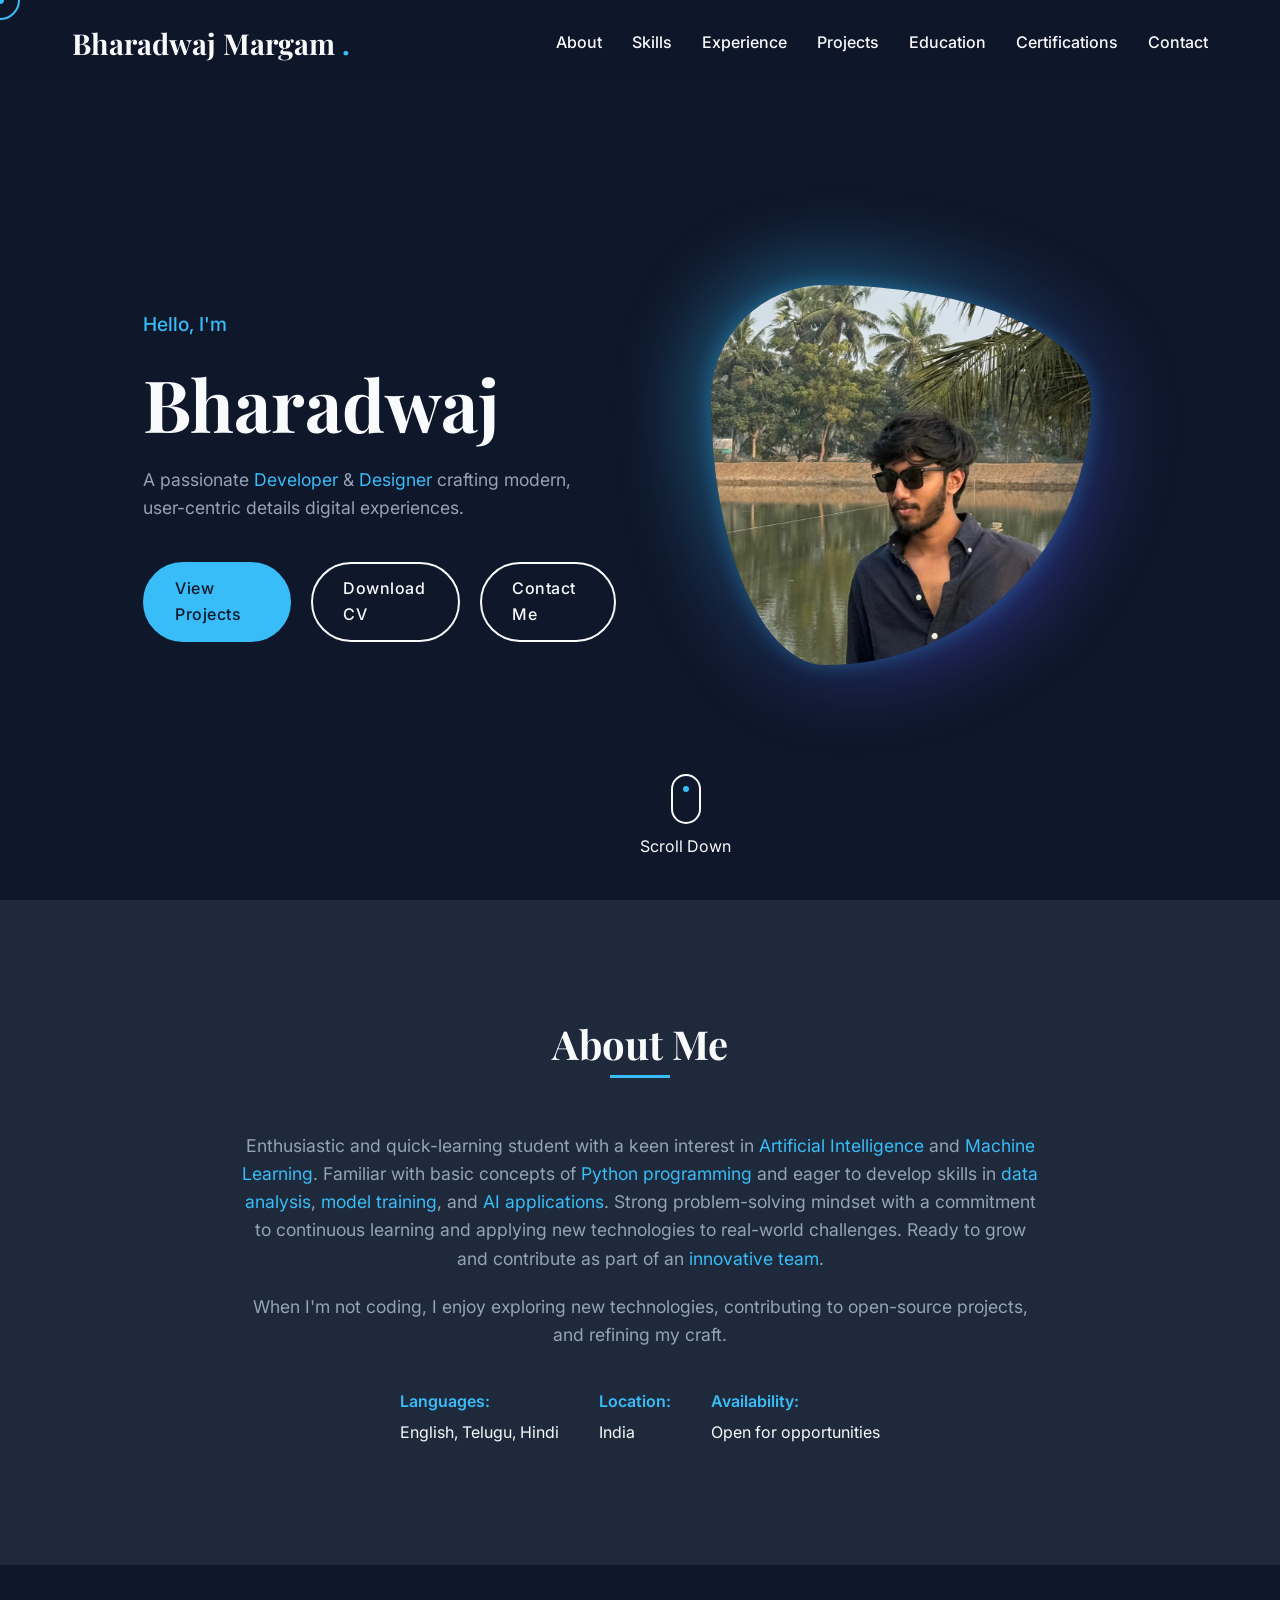
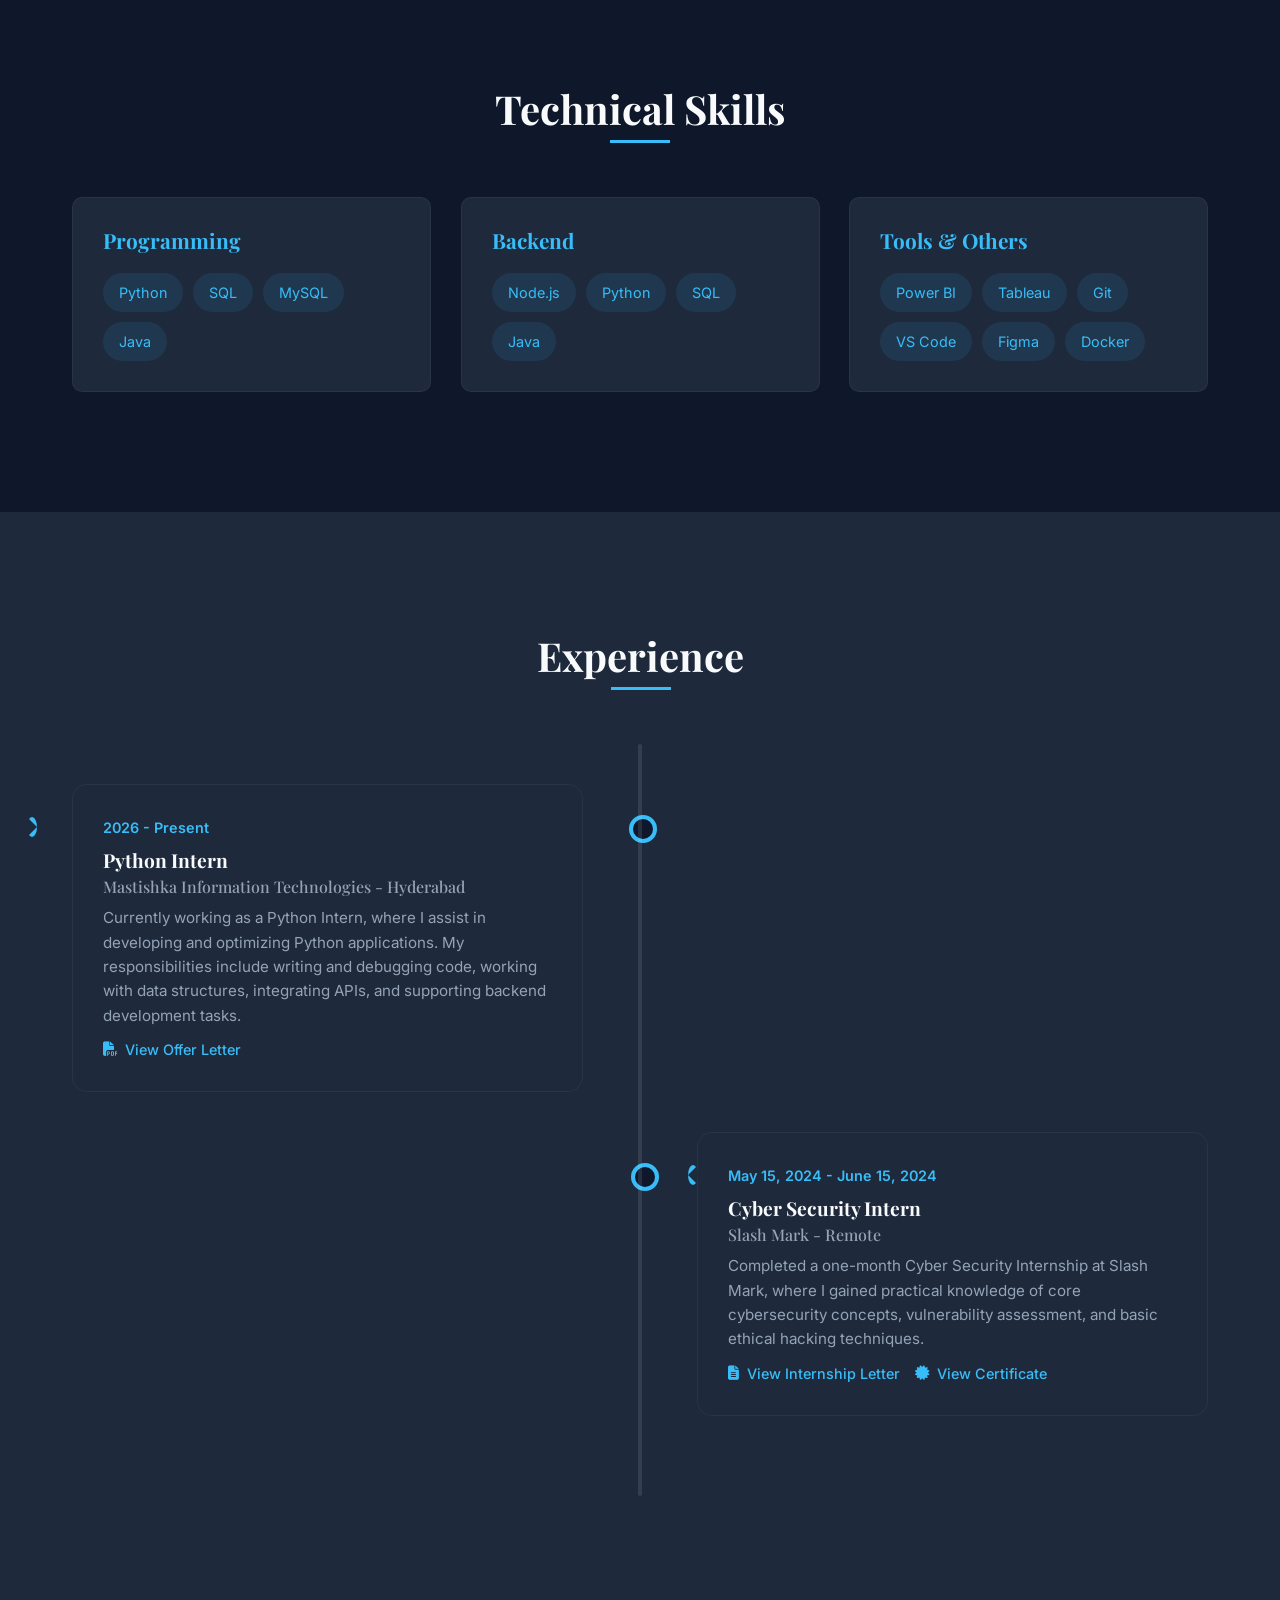
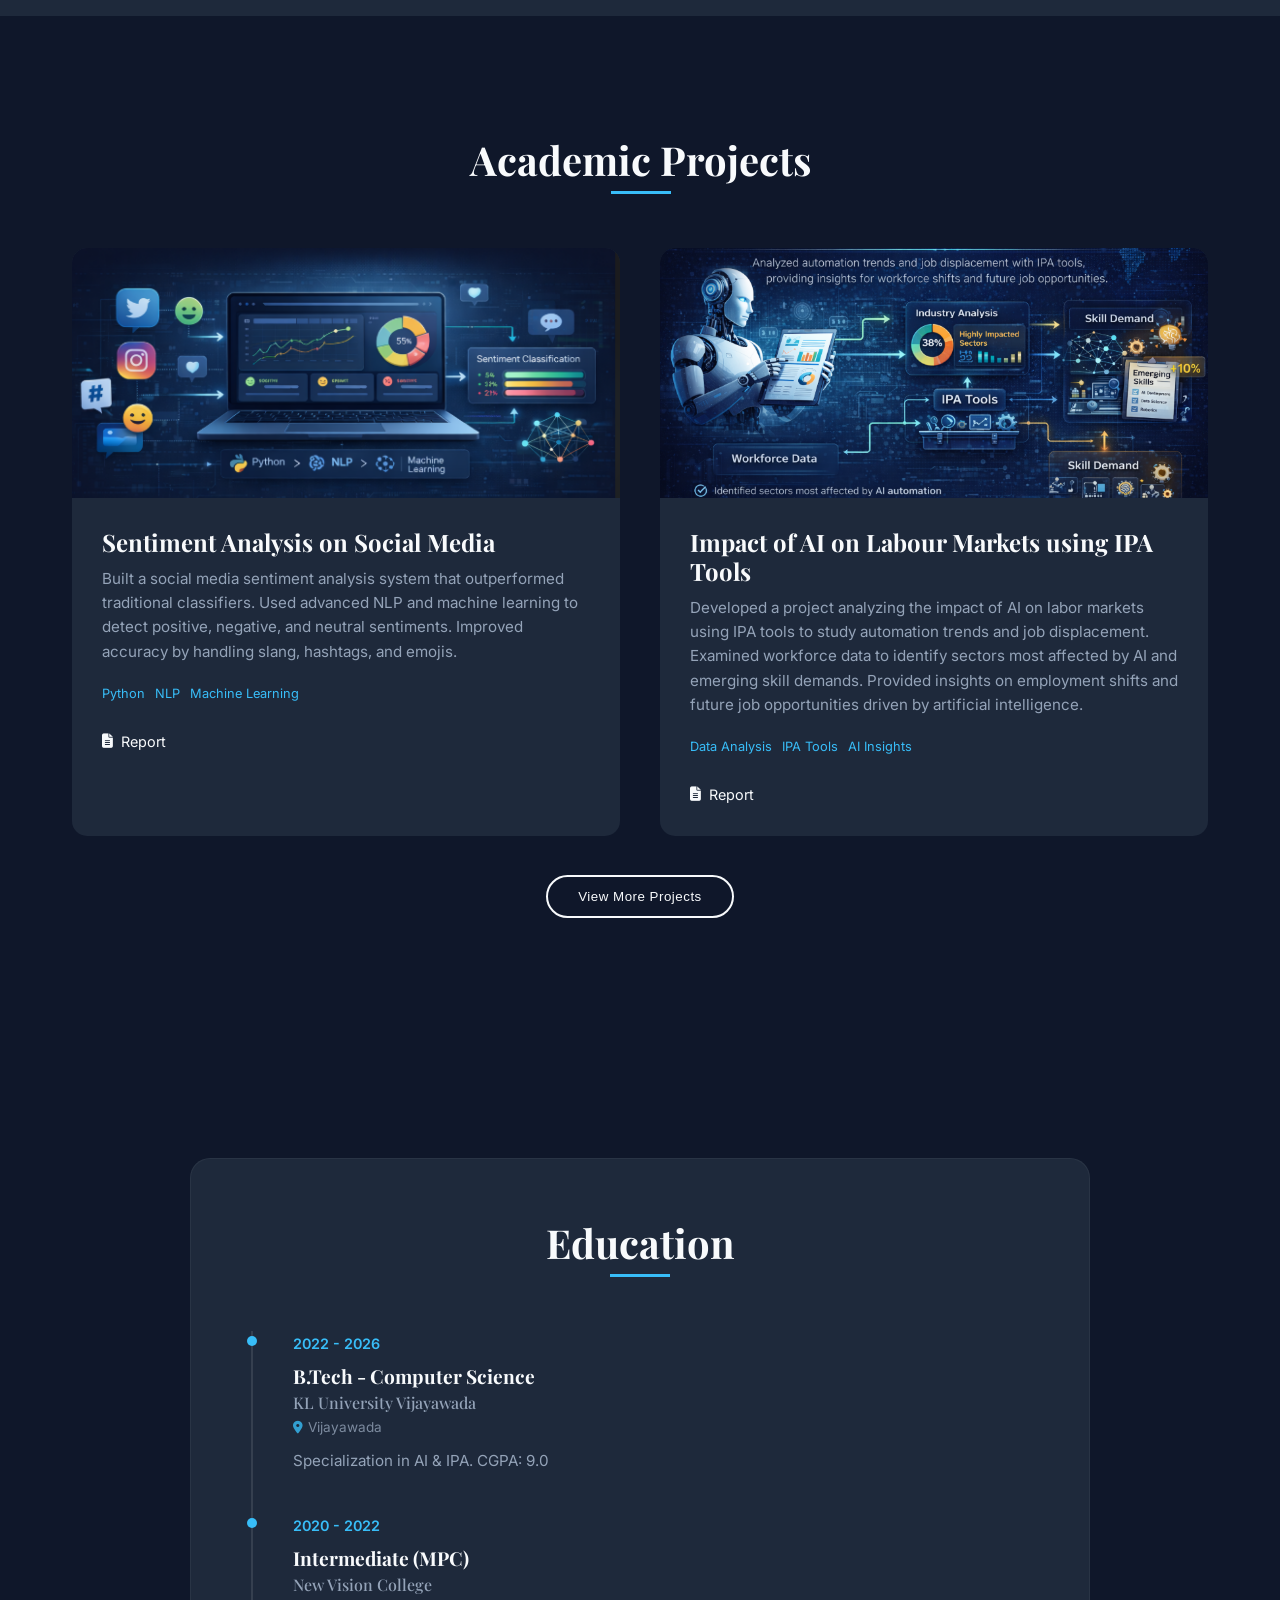
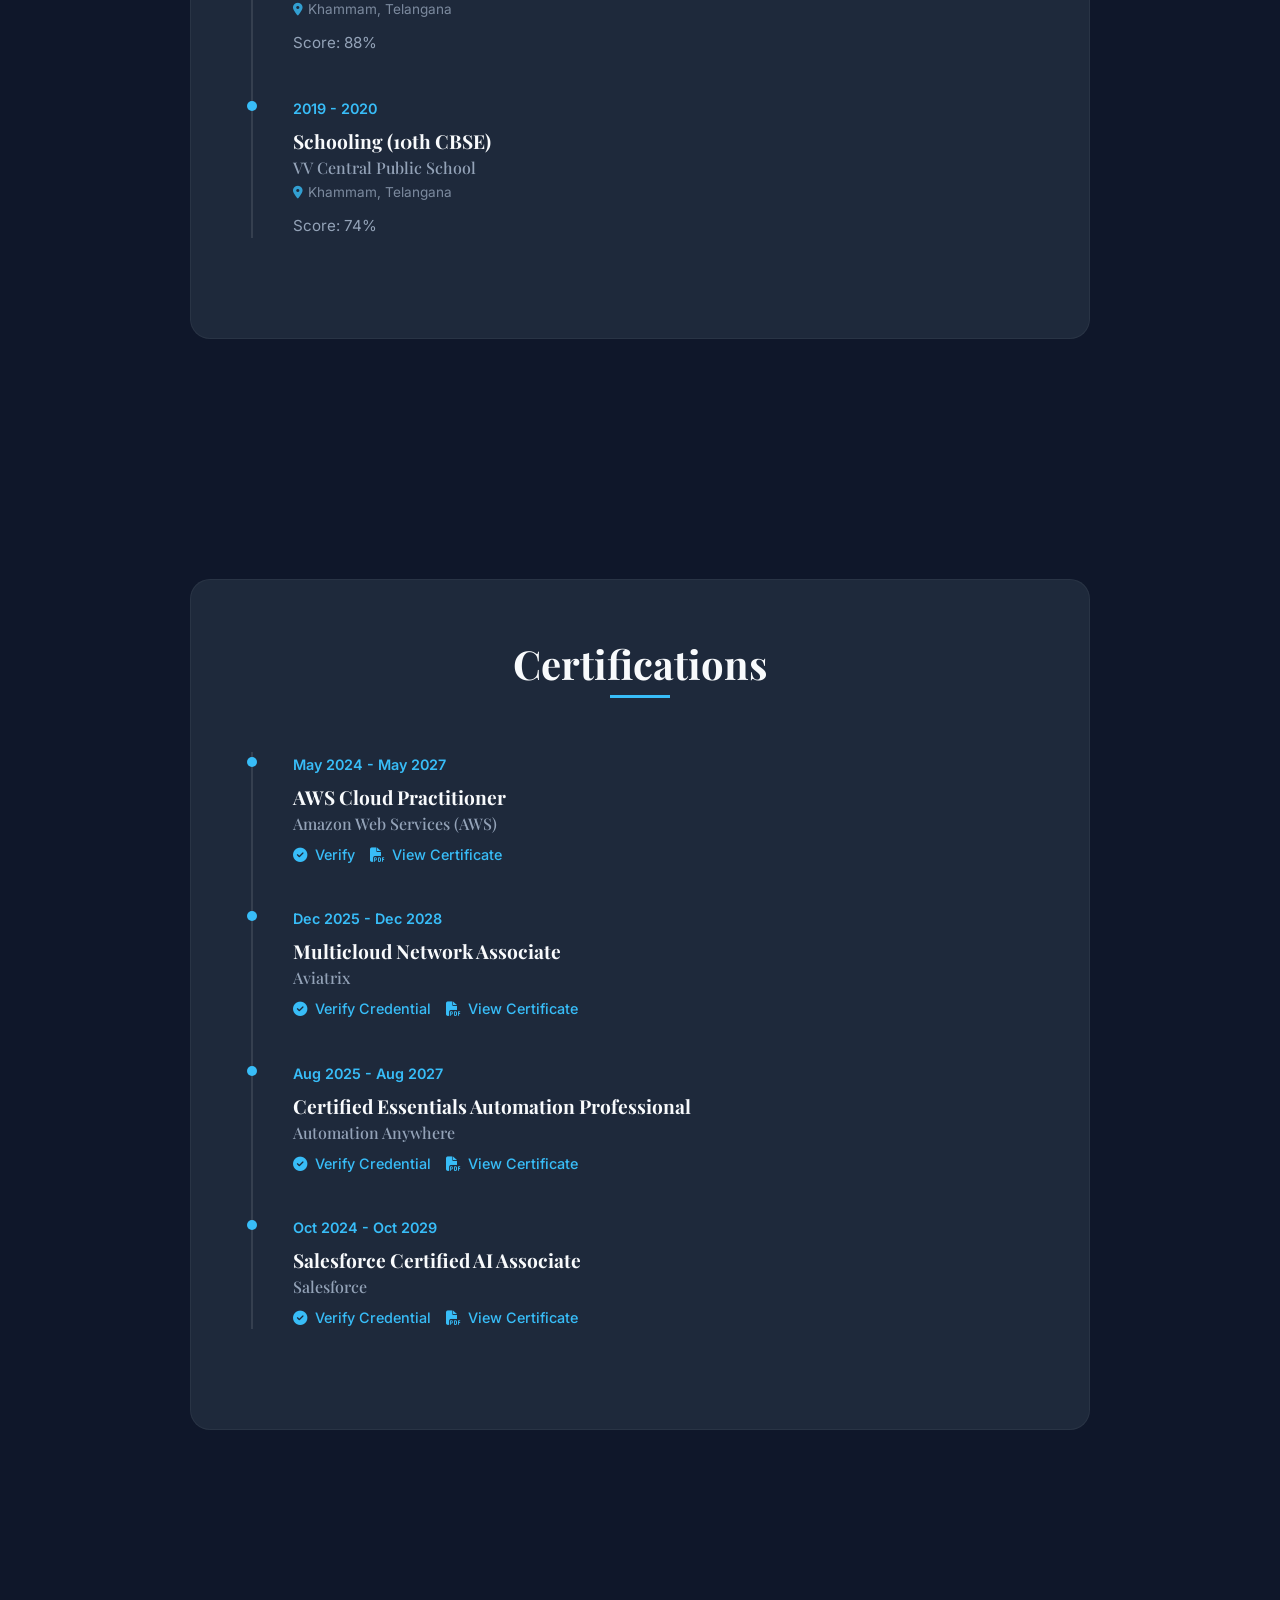
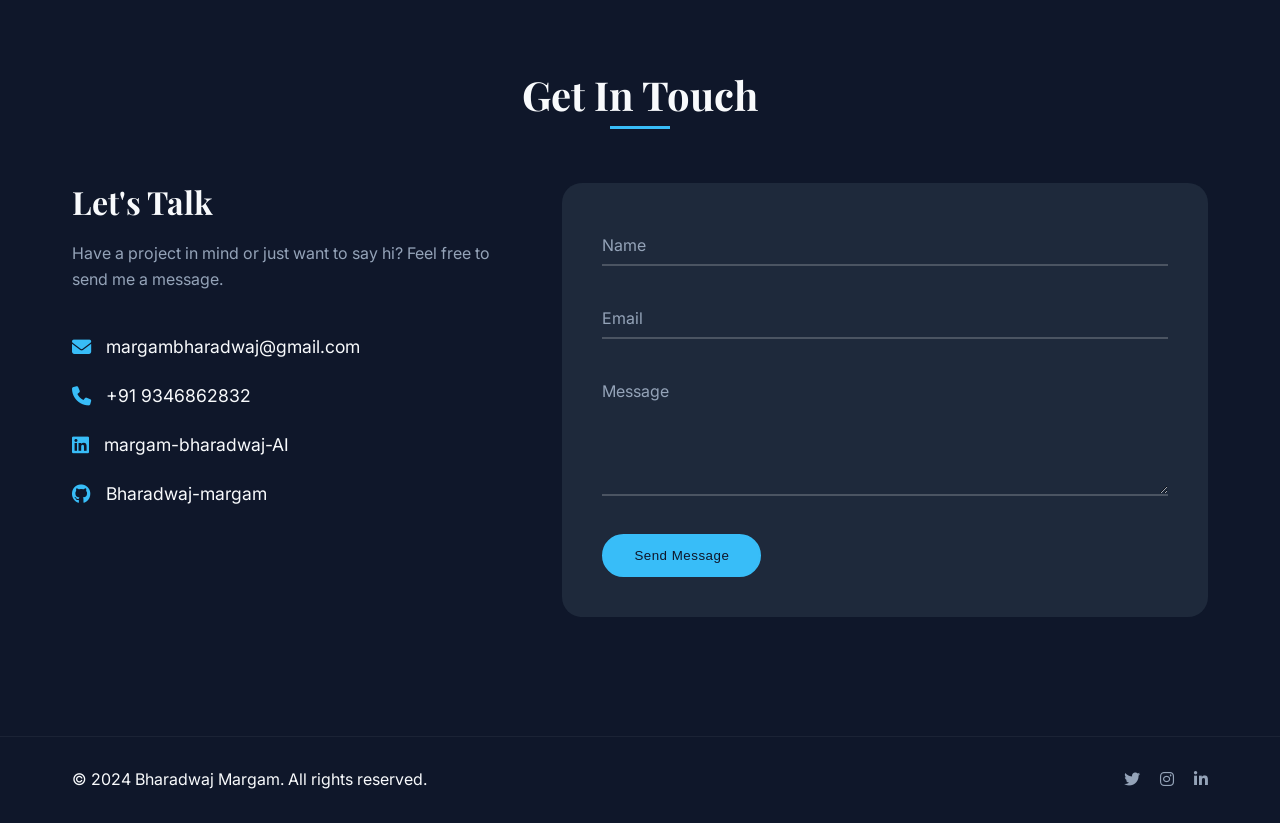
<file: index.html>
<!DOCTYPE html>
<html lang="en">

<head>
    <meta charset="UTF-8">
    <meta name="viewport" content="width=device-width, initial-scale=1.0">
    <title>Bharadwaj | Portfolio</title>
    <meta name="description" content="Portfolio of Bharadwaj - Web Developer & Designer">

    <!-- Fonts -->
    <link rel="preconnect" href="https://fonts.googleapis.com">
    <link rel="preconnect" href="https://fonts.gstatic.com" crossorigin>
    <link
        href="https://fonts.googleapis.com/css2?family=Inter:wght@300;400;500;600;700&family=Playfair+Display:ital,wght@0,400;0,600;0,700;1,400&display=swap"
        rel="stylesheet">

    <!-- Icons -->
    <link rel="stylesheet" href="https://cdnjs.cloudflare.com/ajax/libs/font-awesome/6.4.0/css/all.min.css">

    <!-- Styles -->
    <link rel="stylesheet" href="style.css">
</head>

<body>
    <!-- Cursor Follower -->
    <div class="cursor-dot" data-cursor-dot></div>
    <div class="cursor-outline" data-cursor-outline></div>

    <!-- Header -->
    <header class="header">
        <div class="container">
            <a href="#hero" class="logo">Bharadwaj Margam <span class="dot">.</span></a>

            <nav class="navbar">
                <ul class="nav-list">
                    <li><a href="#about" class="nav-link">About</a></li>
                    <li><a href="#skills" class="nav-link">Skills</a></li>
                    <li><a href="#experience" class="nav-link">Experience</a></li>
                    <li><a href="#projects" class="nav-link">Projects</a></li>
                    <li><a href="#education" class="nav-link">Education</a></li>
                    <li><a href="#certifications" class="nav-link">Certifications</a></li>
                    <li><a href="#contact" class="nav-link contact-btn">Contact</a></li>
                </ul>
            </nav>

            <button class="menu-toggle" aria-label="Toggle navigation">
                <span class="bar"></span>
                <span class="bar"></span>
                <span class="bar"></span>
            </button>
        </div>
    </header>

    <main>
        <!-- Hero Section -->
        <section id="hero" class="hero section">
            <div class="container">
                <div class="hero-content animate-on-scroll">
                    <p class="hero-subtitle">Hello, I'm</p>
                    <h1 class="hero-title">Bharadwaj</h1>
                    <p class="hero-description">
                        A passionate <span class="highlight">Developer</span> & <span class="highlight">Designer</span>
                        crafting modern, user-centric details digital experiences.
                    </p>
                    <div class="hero-buttons">
                        <a href="#projects" class="btn btn-primary">View Projects</a>
                        <a href="cv.pdf" download class="btn btn-secondary">Download CV</a>
                        <a href="#contact" class="btn btn-secondary">Contact Me</a>
                    </div>
                </div>
                <div class="hero-image-wrapper animate-on-scroll delay-200">
                    <div class="hero-image-container">
                        <div class="hero-shape"></div>
                        <img src="profile.jpg.jpeg" alt="Bharadwaj" class="hero-img">
                    </div>
                </div>
            </div>

            <a href="#about" class="scroll-down animate-on-scroll delay-400">
                <span class="mouse">
                    <span class="wheel"></span>
                </span>
                <span class="text">Scroll Down</span>
            </a>
        </section>

        <!-- About Section -->
        <section id="about" class="about section">
            <div class="container">
                <h2 class="section-title animate-on-scroll">About Me</h2>
                <div class="about-content animate-on-scroll delay-200">
                    <div class="about-text">
                        <p>
                            Enthusiastic and quick-learning student with a keen interest in <span
                                class="highlight">Artificial Intelligence</span> and
                            <span class="highlight">Machine Learning</span>. Familiar with basic concepts of <span
                                class="highlight">Python programming</span> and eager to develop
                            skills in <span class="highlight">data analysis</span>, <span class="highlight">model
                                training</span>, and <span class="highlight">AI applications</span>. Strong
                            problem-solving mindset with a commitment to
                            continuous learning and applying new technologies to real-world challenges. Ready to grow
                            and contribute as part of
                            an <span class="highlight">innovative team</span>.
                        </p>
                        <p>
                            When I'm not coding, I enjoy exploring new technologies, contributing to open-source
                            projects, and refining my craft.
                        </p>

                        <div class="personal-details">
                            <div class="detail-item">
                                <span class="label">Languages:</span>
                                <span class="value">English, Telugu, Hindi</span>
                            </div>
                            <div class="detail-item">
                                <span class="label">Location:</span>
                                <span class="value">India</span>
                            </div>
                            <div class="detail-item">
                                <span class="label">Availability:</span>
                                <span class="value">Open for opportunities</span>
                            </div>
                        </div>
                    </div>
                </div>
            </div>
        </section>

        <!-- Skills Section -->
        <section id="skills" class="skills section">
            <div class="container">
                <h2 class="section-title animate-on-scroll">Technical Skills</h2>
                <div class="skills-grid">
                    <!-- Tech Stack Categories -->
                    <div class="skill-category animate-on-scroll delay-100">
                        <h3>Programming</h3>
                        <div class="skill-tags">
                            <span>Python</span>
                            <span>SQL</span>
                            <span>MySQL</span>
                            <span>Java</span>
                        </div>
                    </div>

                    <div class="skill-category animate-on-scroll delay-200">
                        <h3>Backend</h3>
                        <div class="skill-tags">
                            <span>Node.js</span>
                            <span>Python</span>
                            <span>SQL</span>
                            <span>Java</span>
                        </div>
                    </div>

                    <div class="skill-category animate-on-scroll delay-300">
                        <h3>Tools & Others</h3>
                        <div class="skill-tags">
                            <span>Power BI</span>
                            <span>Tableau</span>
                            <span>Git</span>
                            <span>VS Code</span>
                            <span>Figma</span>
                            <span>Docker</span>
                        </div>
                    </div>
                </div>
            </div>
        </section>

        <!-- Experience Section -->
        <section id="experience" class="experience section">
            <div class="container">
                <h2 class="section-title animate-on-scroll">Experience</h2>
                <div class="timeline centered-timeline">
                    <!-- Experience 1 -->
                    <div class="timeline-item left animate-on-scroll delay-100">
                        <span class="year">2026 - Present</span>
                        <h3>Python Intern</h3>
                        <h4>Mastishka Information Technologies - Hyderabad</h4>
                        <p>
                            Currently working as a Python Intern, where I assist in developing and optimizing Python
                            applications. My responsibilities include writing and debugging code, working with data
                            structures, integrating APIs, and supporting backend development tasks.
                        </p>
                        <div class="cert-links">
                            <a href="offer_letter.pdf" target="_blank" class="cert-link"><i class="fas fa-file-pdf"></i>
                                View Offer Letter</a>
                        </div>
                    </div>

                    <!-- Experience 2 -->
                    <div class="timeline-item right animate-on-scroll delay-200">
                        <span class="year">May 15, 2024 - June 15, 2024</span>
                        <h3>Cyber Security Intern</h3>
                        <h4>Slash Mark - Remote</h4>
                        <p>
                            Completed a one-month Cyber Security Internship at Slash Mark, where I gained practical
                            knowledge of core cybersecurity concepts, vulnerability assessment, and basic ethical
                            hacking techniques.
                        </p>
                        <div class="cert-links">
                            <a href="slash_mark_letter.pdf" target="_blank" class="cert-link"><i
                                    class="fas fa-file-alt"></i> View Internship Letter</a>
                            <a href="slash_mark_cert.pdf" target="_blank" class="cert-link"><i
                                    class="fas fa-certificate"></i> View Certificate</a>
                        </div>
                    </div>
                </div>
            </div>
        </section>

        <!-- Projects Section -->
        <section id="projects" class="projects section">
            <div class="container">
                <h2 class="section-title animate-on-scroll">Academic Projects</h2>
                <div class="projects-grid">
                    <!-- Project 1 -->
                    <article class="project-card animate-on-scroll delay-100">
                        <div class="project-image">
                            <img src="sentiment_analysis.png" alt="Sentiment Analysis on Social Media"
                                style="width: 100%; height: 100%; object-fit: cover;">
                        </div>
                        <div class="project-content">
                            <h3>Sentiment Analysis on Social Media</h3>
                            <p>Built a social media sentiment analysis system that outperformed traditional classifiers.
                                Used advanced NLP and machine learning to detect positive, negative, and neutral
                                sentiments. Improved accuracy by handling slang, hashtags, and emojis.</p>
                            <div class="project-tags">
                                <span>Python</span>
                                <span>NLP</span>
                                <span>Machine Learning</span>
                            </div>
                            <div class="project-links">
                                <a href="SENTIMENT_ANALYSIS_REPORT.pdf" target="_blank"><i class="fas fa-file-alt"></i>
                                    Report</a>
                            </div>
                        </div>
                    </article>

                    <!-- Project 2 -->
                    <article class="project-card animate-on-scroll delay-200">
                        <div class="project-image">
                            <img src="ai_labour_markets.png" alt="Impact of AI on Labour Markets"
                                style="width: 100%; height: 100%; object-fit: cover;">
                        </div>
                        <div class="project-content">
                            <h3>Impact of AI on Labour Markets using IPA Tools</h3>
                            <p>Developed a project analyzing the impact of AI on labor markets using IPA tools to study
                                automation trends and job displacement. Examined workforce data to identify sectors most
                                affected by AI and emerging skill demands. Provided insights on employment shifts and
                                future job opportunities driven by artificial intelligence.</p>
                            <div class="project-tags">
                                <span>Data Analysis</span>
                                <span>IPA Tools</span>
                                <span>AI Insights</span>
                            </div>
                            <div class="project-links">
                                <a href="AI_LABOUR_MARKET_REPORT.pdf" target="_blank"><i class="fas fa-file-alt"></i>
                                    Report</a>
                            </div>
                        </div>
                    </article>
                </div>

                <div class="projects-grid hidden-project" style="display: none; margin-top: 40px;">
                    <article class="project-card">
                        <div class="project-image">
                            <img src="pizza_sales.png" alt="Pizza Sales Analysis"
                                style="width: 100%; height: 100%; object-fit: cover;">
                        </div>
                        <div class="project-content">
                            <h3>Pizza Sales Analysis</h3>
                            <p>The Pizza Sales Data Analysis project involves analyzing historical sales data of a pizza
                                restaurant to uncover meaningful insights that can help improve business performance.
                                The project focuses on understanding customer purchasing behavior, identifying
                                best-selling and underperforming pizzas, and analyzing sales trends over time.</p>
                            <div class="project-tags">
                                <span>Data Analysis</span>
                                <span>SQL</span>
                                <span>Power BI</span>
                            </div>
                            <div class="project-links">
                                <a href="https://github.com/Bharadwaj-margam/Pizza_sales-Project/blob/main/pizza_sales%20Project%20Untitled.ipynb?short_path=c11661c"
                                    target="_blank"><i class="fab fa-github"></i> Code</a>
                                <a href="https://github.com/Bharadwaj-margam/Pizza_sales-Project/blob/main/pizza_sales%20Project%20Untitled.ipynb"
                                    target="_blank"><i class="fas fa-external-link-alt"></i> Live Demo</a>
                                <a href="PIZZA_SALES_REPORT.pdf" target="_blank"><i class="fas fa-file-alt"></i>
                                    Report</a>
                            </div>
                        </div>
                    </article>

                    <article class="project-card">
                        <div class="project-image">
                            <img src="student_lms.png" alt="Student Learning Management System"
                                style="width: 100%; height: 100%; object-fit: cover;">
                        </div>
                        <div class="project-content">
                            <h3>Student Learning Management System</h3>
                            <p>Developed a web-based system to manage courses, assignments, and student progress.
                                Implemented user authentication, course enrollment, and performance tracking features.
                                Improved learning efficiency through a centralized academic management platform.</p>
                            <div class="project-tags">
                                <span>Web Development</span>
                                <span>Database</span>
                                <span>EdTech</span>
                            </div>
                            <div class="project-links">
                                <a href="LMS_REPORT.pdf" target="_blank"><i class="fas fa-file-alt"></i> Report</a>
                            </div>
                        </div>
                    </article>

                    <article class="project-card">
                        <div class="project-image">
                            <img src="smart_gallery.png" alt="Smart Art Gallery Platform"
                                style="width: 100%; height: 100%; object-fit: cover;">
                        </div>
                        <div class="project-content">
                            <h3>Smart Art Gallery Platform</h3>
                            <p>Built a platform for artists to upload, showcase, and manage their artwork efficiently.
                                Implemented tagging, search, and automated categorization for art pieces. Enhanced user
                                experience with a virtual gallery view and seamless art discovery.</p>
                            <div class="project-tags">
                                <span>Art Showcase</span>
                                <span>Web App</span>
                                <span>Virtual Gallery</span>
                            </div>
                            <div class="project-links">
                                <a href="ART_GALLERY_REPORT.pdf" target="_blank"><i class="fas fa-file-alt"></i>
                                    Report</a>
                            </div>
                        </div>
                    </article>
                </div>

                <div class="view-more-container" style="text-align: center; margin-top: 40px;">
                    <button id="view-more-btn" class="btn btn-secondary">View More Projects</button>
                </div>
            </div>
        </section>



        <!-- Education Section -->
        <section id="education" class="education section">
            <div class="container">
                <div class="timeline-column animate-on-scroll">
                    <h2 class="section-title">Education</h2>
                    <div class="timeline">
                        <!-- Education 1 -->
                        <div class="timeline-item animate-on-scroll delay-100">
                            <span class="year">2022 - 2026</span>
                            <h3>B.Tech - Computer Science</h3>
                            <h4>KL University Vijayawada</h4>
                            <p class="location"><i class="fas fa-map-marker-alt"></i> Vijayawada</p>
                            <p>Specialization in AI & IPA. CGPA: 9.0</p>
                        </div>
                        <!-- Education 2 -->
                        <div class="timeline-item animate-on-scroll delay-200">
                            <span class="year">2020 - 2022</span>
                            <h3>Intermediate (MPC)</h3>
                            <h4>New Vision College</h4>
                            <p class="location"><i class="fas fa-map-marker-alt"></i> Khammam, Telangana</p>
                            <p>Score: 88%</p>
                        </div>
                        <!-- Education 3 -->
                        <div class="timeline-item animate-on-scroll delay-300">
                            <span class="year">2019 - 2020</span>
                            <h3>Schooling (10th CBSE)</h3>
                            <h4>VV Central Public School</h4>
                            <p class="location"><i class="fas fa-map-marker-alt"></i> Khammam, Telangana</p>
                            <p>Score: 74%</p>
                        </div>
                    </div>
                </div>
            </div>
        </section>

        <!-- Certifications Section -->
        <section id="certifications" class="certifications section">
            <div class="container">
                <div class="timeline-column animate-on-scroll">
                    <h2 class="section-title">Certifications</h2>
                    <div class="timeline">
                        <!-- Certification 1 -->
                        <div class="timeline-item animate-on-scroll delay-100">
                            <span class="year">May 2024 - May 2027</span>
                            <h3>AWS Cloud Practitioner</h3>
                            <h4>Amazon Web Services (AWS)</h4>
                            <div class="cert-links">
                                <a href="https://cp.certmetrics.com/amazon/en/public/verify/credential/c6c848a2570740719a2c722467feaaed"
                                    target="_blank" class="cert-link"><i class="fas fa-check-circle"></i> Verify</a>
                                <a href="aws_cp_certified.pdf" target="_blank" class="cert-link"><i
                                        class="fas fa-file-pdf"></i> View Certificate</a>
                            </div>
                        </div>
                        <!-- Certification 2 -->
                        <div class="timeline-item animate-on-scroll delay-200">
                            <span class="year">Dec 2025 - Dec 2028</span>
                            <h3>Multicloud Network Associate</h3>
                            <h4>Aviatrix</h4>
                            <div class="cert-links">
                                <a href="https://www.credly.com/badges/c0142f70-118c-4c50-8690-8a2f9c6ee730/public_url"
                                    target="_blank" class="cert-link"><i class="fas fa-check-circle"></i> Verify
                                    Credential</a>
                                <a href="aviatrix_cert.pdf" target="_blank" class="cert-link"><i
                                        class="fas fa-file-pdf"></i> View Certificate</a>
                            </div>
                        </div>
                        <!-- Certification 3 -->
                        <div class="timeline-item animate-on-scroll delay-300">
                            <span class="year">Aug 2025 - Aug 2027</span>
                            <h3>Certified Essentials Automation Professional</h3>
                            <h4>Automation Anywhere</h4>
                            <div class="cert-links">
                                <a href="https://certificates.automationanywhere.com/b038eb33-7e8b-4048-ae60-ed82cd5072d7#acc.wagkJs8u"
                                    target="_blank" class="cert-link"><i class="fas fa-check-circle"></i> Verify
                                    Credential</a>
                                <a href="automation_certified.pdf" target="_blank" class="cert-link"><i
                                        class="fas fa-file-pdf"></i> View Certificate</a>
                            </div>
                        </div>
                        <!-- Certification 4 -->
                        <div class="timeline-item animate-on-scroll delay-400">
                            <span class="year">Oct 2024 - Oct 2029</span>
                            <h3>Salesforce Certified AI Associate</h3>
                            <h4>Salesforce</h4>
                            <div class="cert-links">
                                <a href="https://trailhead.salesforce.com/en/credentials/certification-detail-print/?searchString=DgBGEeo8qNAtuAu8kWz2RvPAdtMlp7pa3AmLePeUBlym2turzzZazW0rXLUmHiyg"
                                    target="_blank" class="cert-link"><i class="fas fa-check-circle"></i> Verify
                                    Credential</a>
                                <a href="salesforce_ai_associate.pdf" target="_blank" class="cert-link"><i
                                        class="fas fa-file-pdf"></i> View Certificate</a>
                            </div>
                        </div>
                    </div>
                </div>
            </div>
        </section>

        <!-- Contact Section -->
        <section id="contact" class="contact section">
            <div class="container">
                <h2 class="section-title animate-on-scroll">Get In Touch</h2>
                <div class="contact-wrapper animate-on-scroll delay-200">
                    <div class="contact-info">
                        <h3>Let's Talk</h3>
                        <p>Have a project in mind or just want to say hi? Feel free to send me a message.</p>

                        <div class="contact-links">
                            <a href="mailto:margambharadwaj@gmail.com" class="contact-link">
                                <i class="fas fa-envelope"></i>
                                <span>margambharadwaj@gmail.com</span>
                            </a>
                            <a href="tel:+919346862832" class="contact-link">
                                <i class="fas fa-phone"></i>
                                <span>+91 9346862832</span>
                            </a>
                            <a href="https://www.linkedin.com/in/margam-bharadwaj-AI/" target="_blank"
                                class="contact-link">
                                <i class="fab fa-linkedin"></i>
                                <span>margam-bharadwaj-AI</span>
                            </a>
                            <a href="https://github.com/Bharadwaj-margam" target="_blank" class="contact-link">
                                <i class="fab fa-github"></i>
                                <span>Bharadwaj-margam</span>
                            </a>
                        </div>
                    </div>

                    <form class="contact-form" action="https://formspree.io/f/xaqdjgvn" method="POST">
                        <div class="form-group">
                            <input type="text" id="name" name="name" required>
                            <label for="name">Name</label>
                        </div>
                        <div class="form-group">
                            <input type="email" id="email" name="email" required>
                            <label for="email">Email</label>
                        </div>
                        <div class="form-group">
                            <textarea id="message" name="message" rows="5" required></textarea>
                            <label for="message">Message</label>
                        </div>
                        <button type="submit" class="btn btn-primary">Send Message</button>
                    </form>
                </div>
            </div>
        </section>
    </main>

    <!-- Footer -->
    <footer class="footer">
        <div class="container">
            <p>&copy; 2024 Bharadwaj Margam. All rights reserved.</p>
            <div class="social-links">
                <a href="https://twitter.com/BharadwajMargam" target="_blank"><i class="fab fa-twitter"></i></a>
                <a href="https://www.instagram.com/___spaamss/" target="_blank"><i class="fab fa-instagram"></i></a>
                <a href="https://www.linkedin.com/in/margam-bharadwaj-AI/" target="_blank"><i
                        class="fab fa-linkedin-in"></i></a>
            </div>
        </div>
    </footer>

    <script src="script.js"></script>
</body>

</html>
</file>
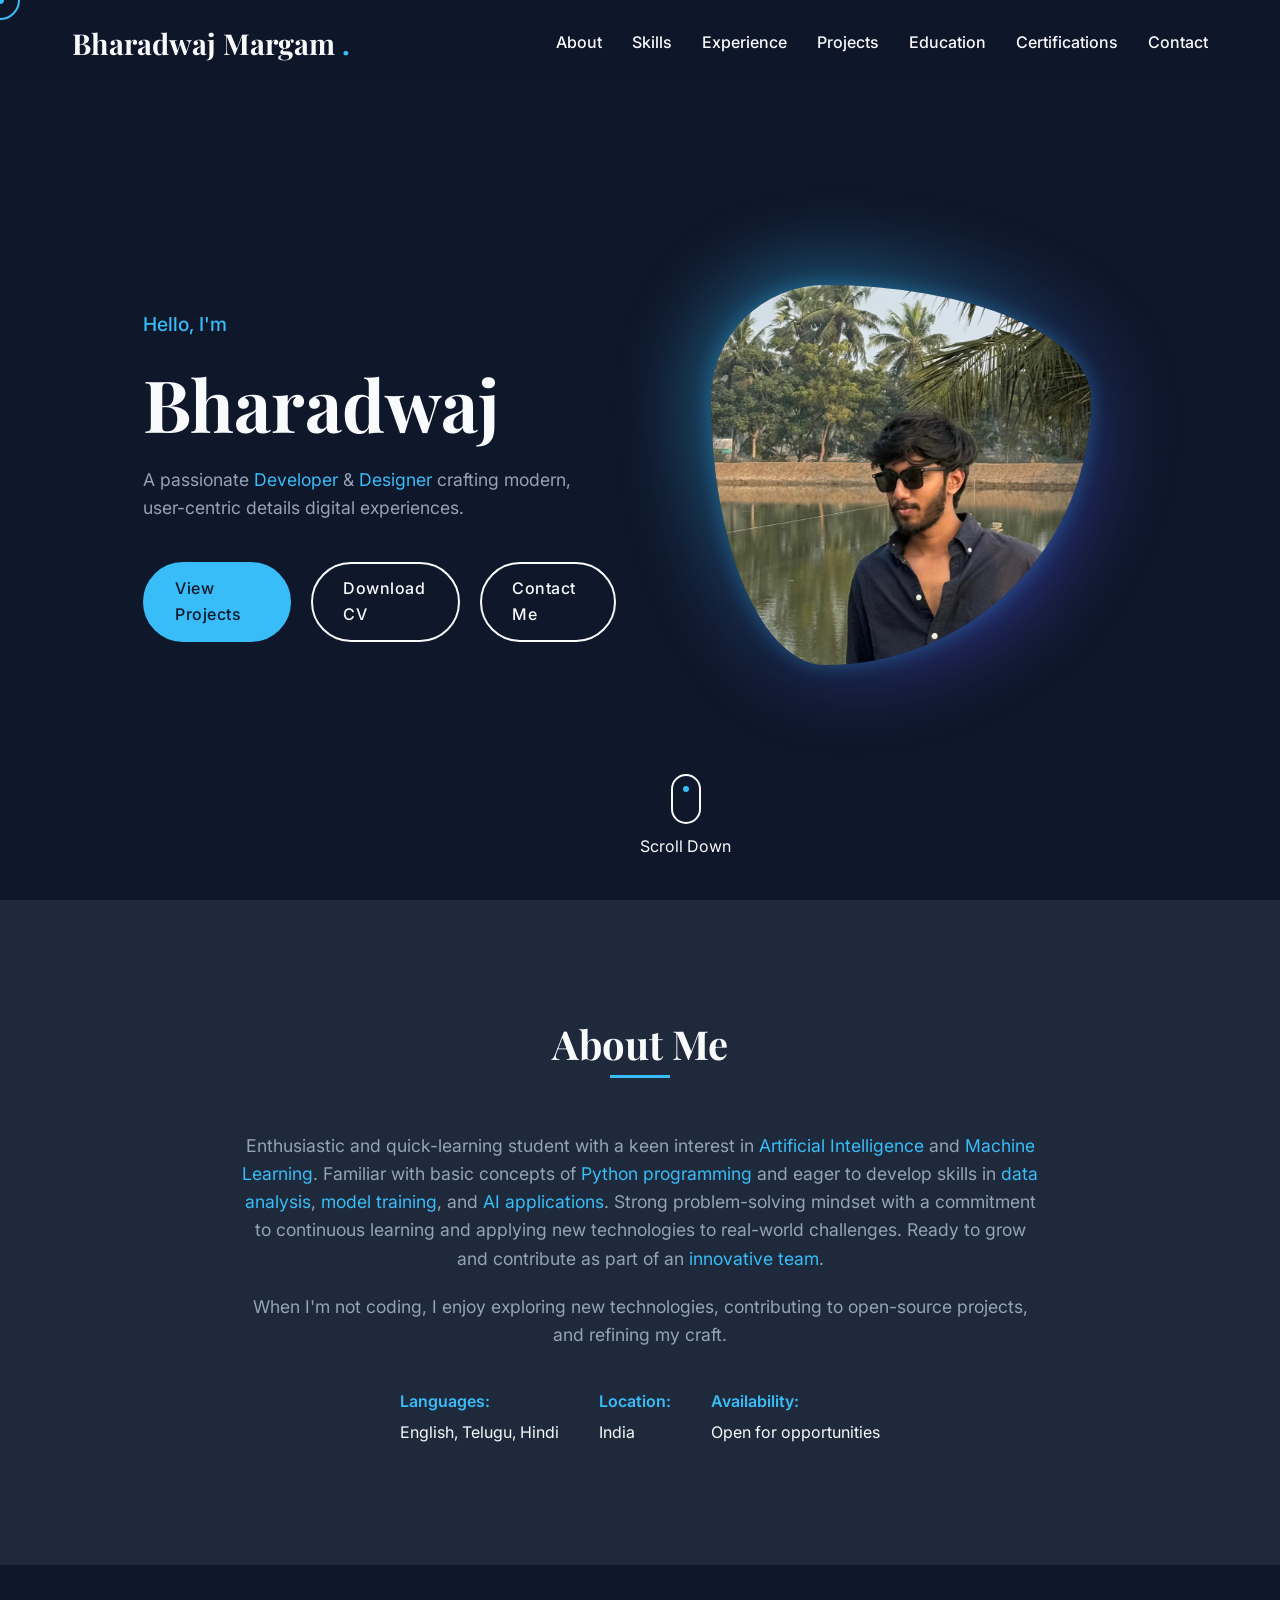
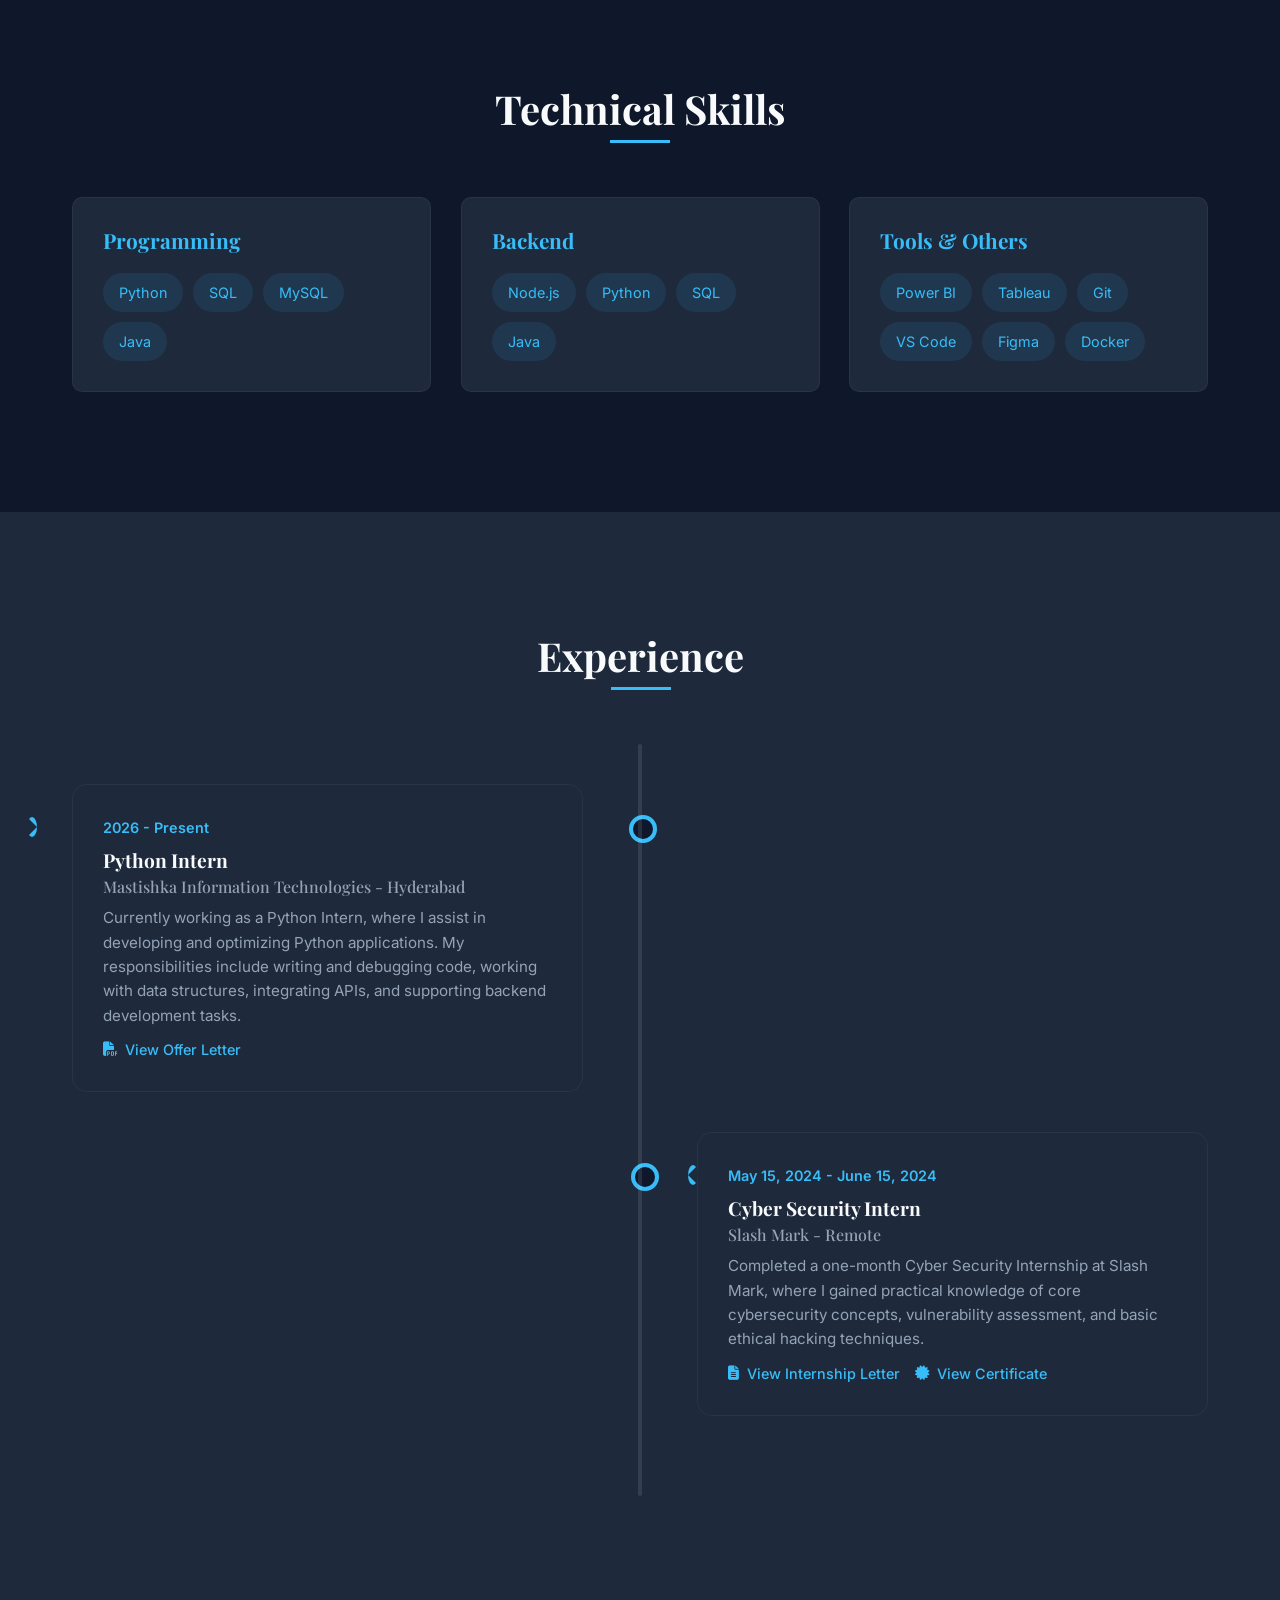
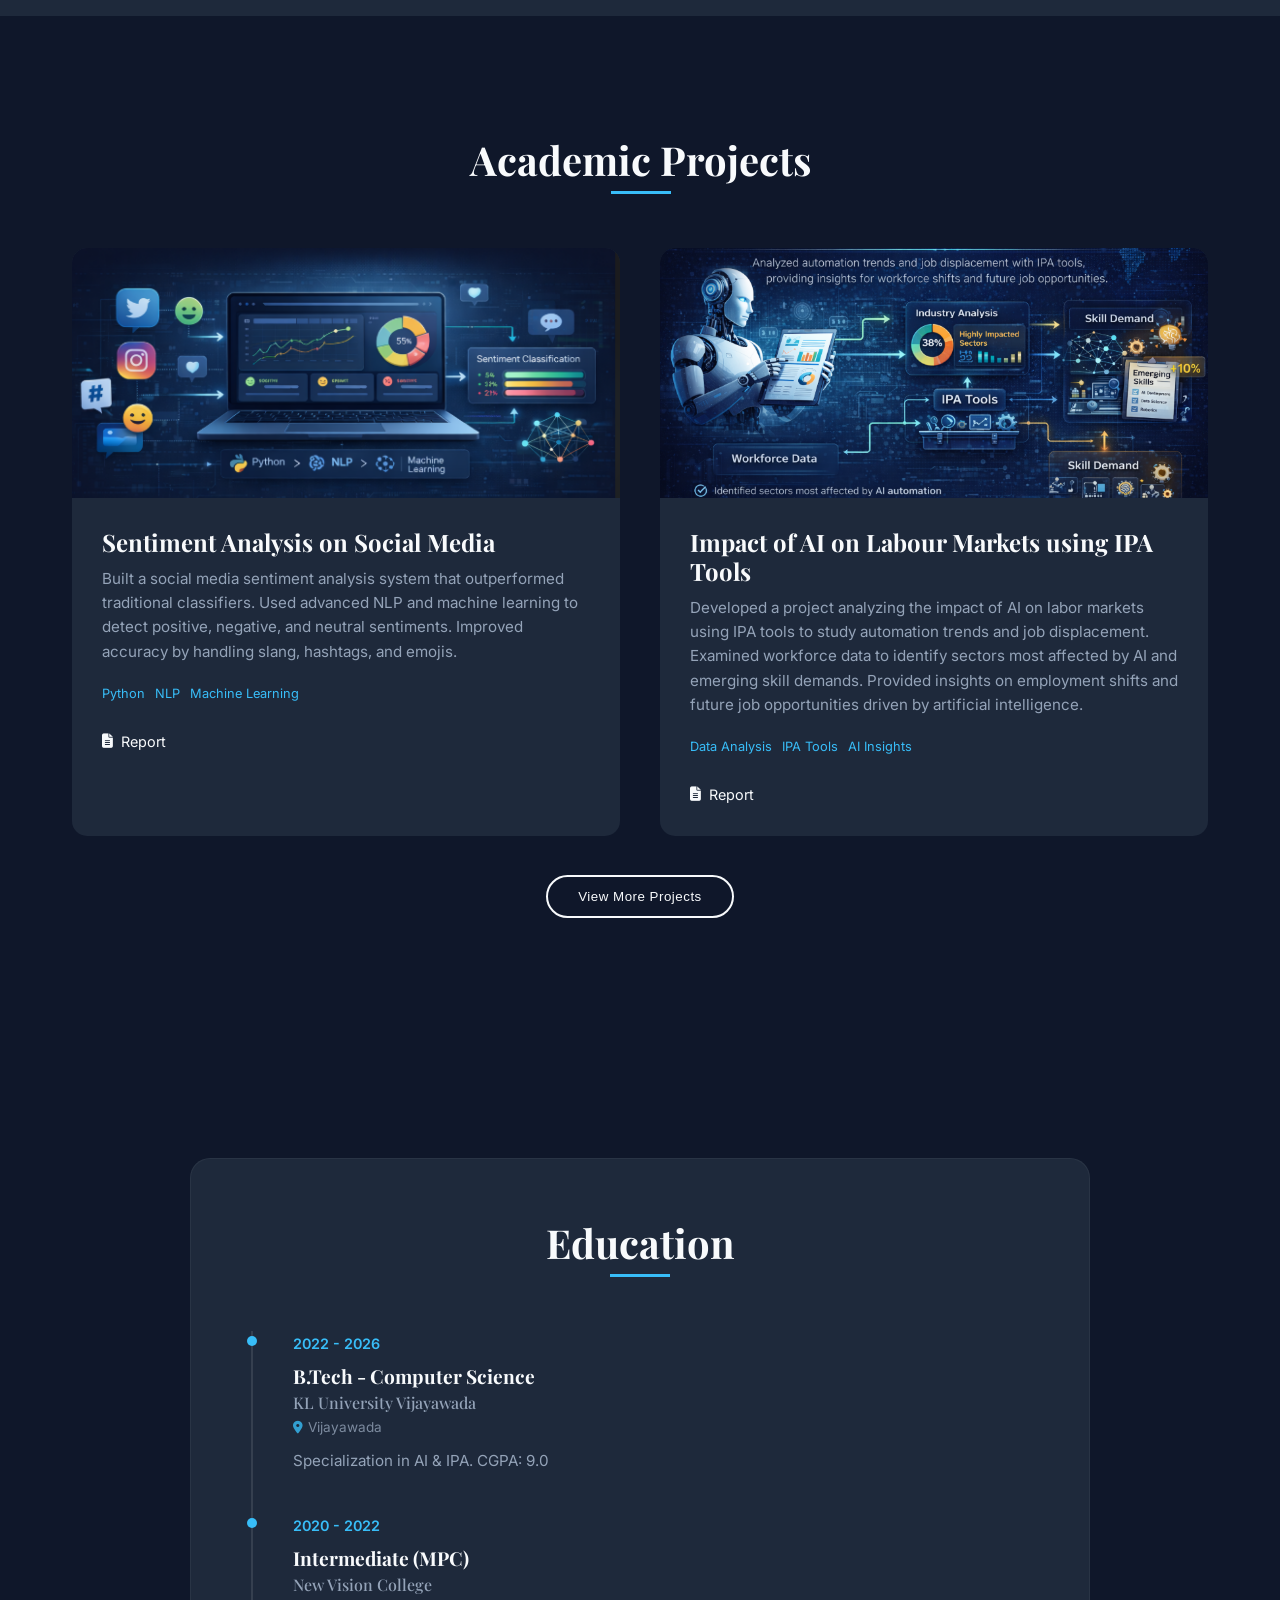
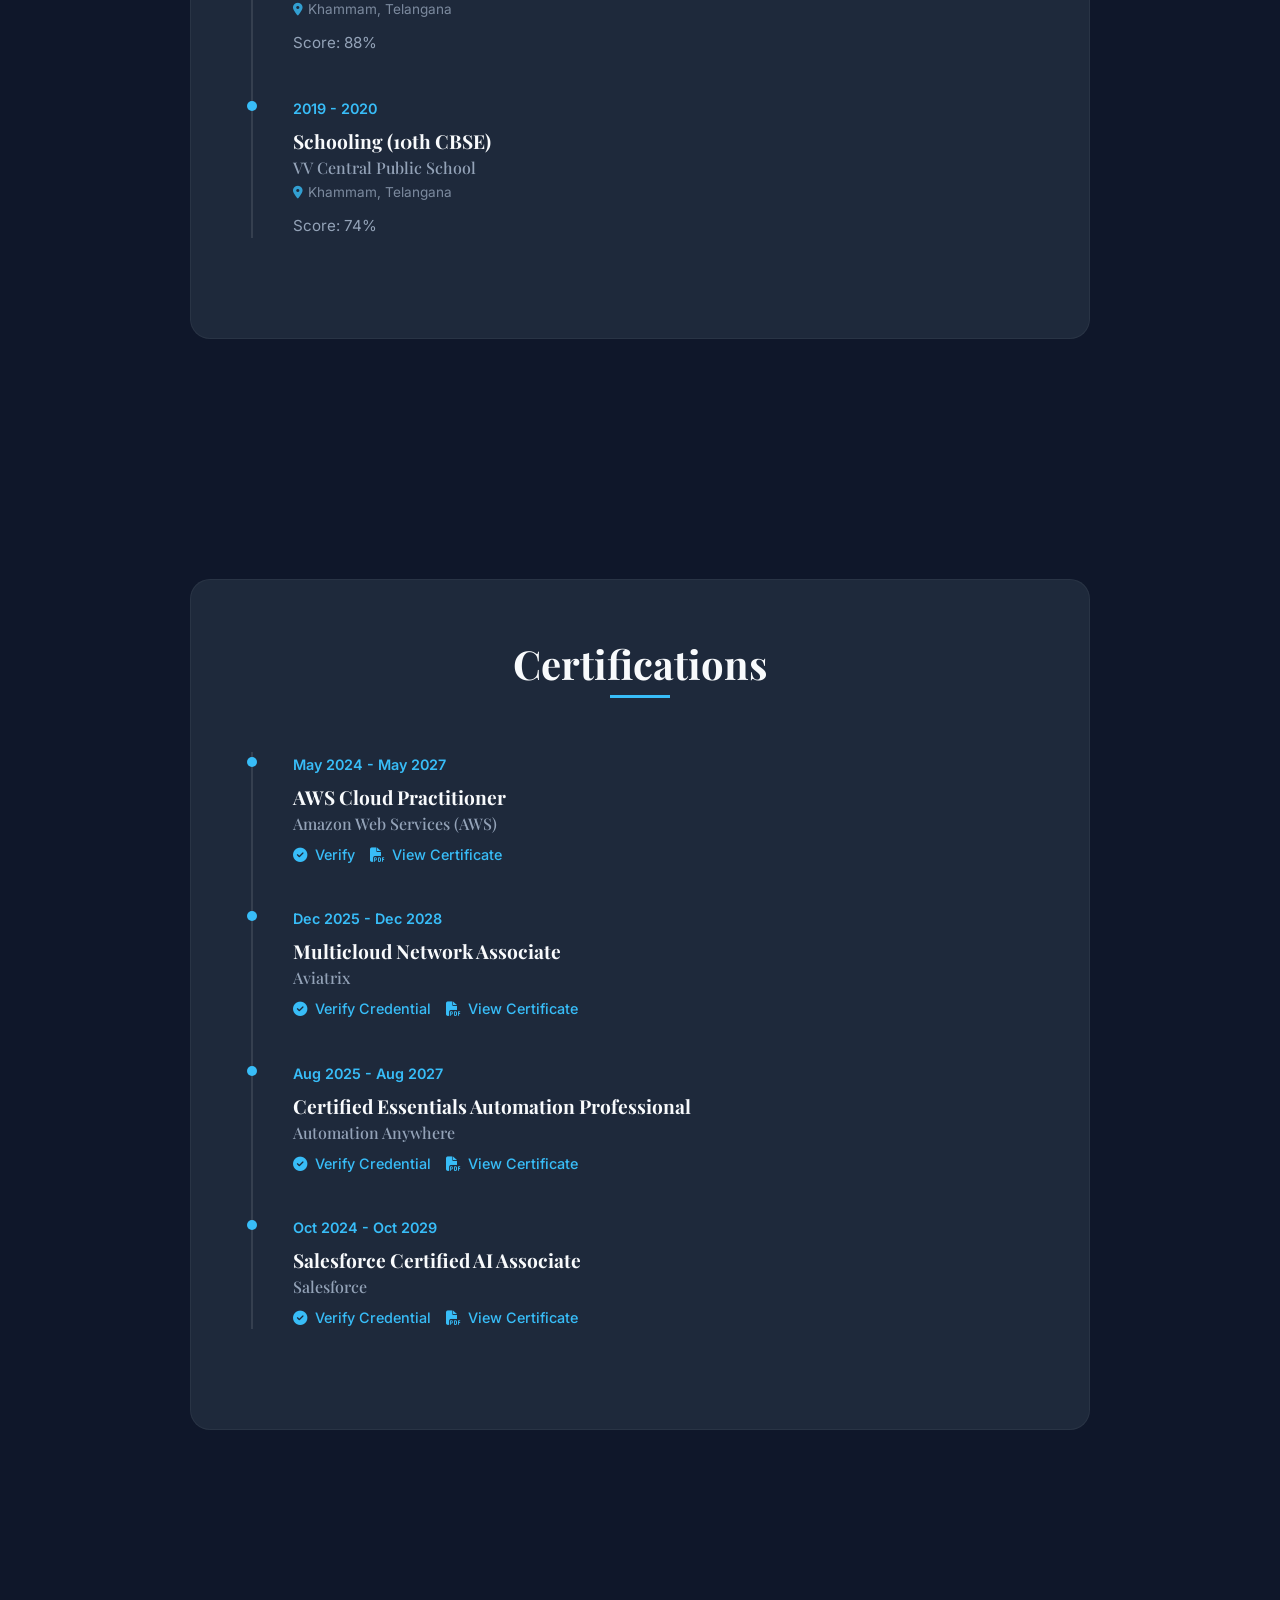
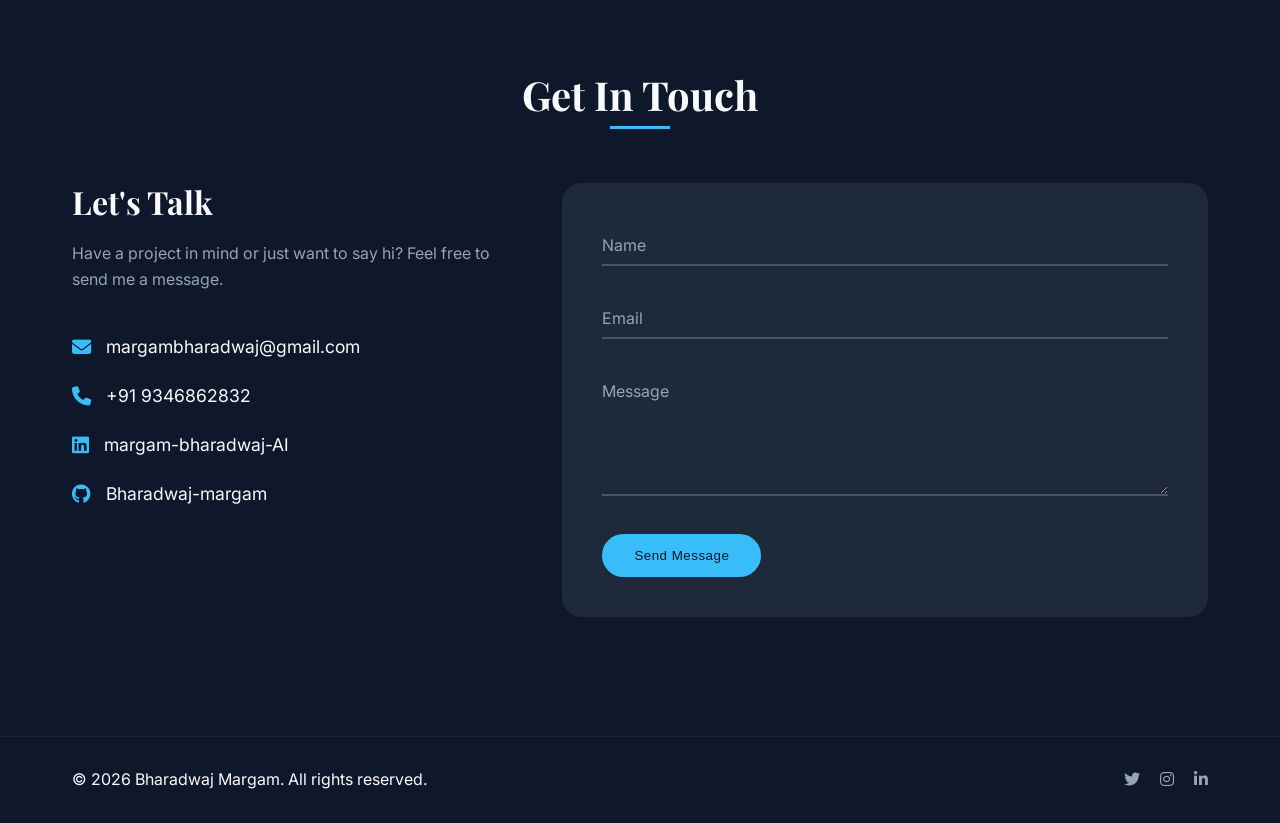
<file: index-Bharadwaj.html>
<!DOCTYPE html>
<html lang="en">

<head>
    <meta charset="UTF-8">
    <meta name="viewport" content="width=device-width, initial-scale=1.0">
    <title>Bharadwaj | Portfolio</title>
    <meta name="description" content="Portfolio of Bharadwaj - Web Developer & Designer">

    <!-- Fonts -->
    <link rel="preconnect" href="https://fonts.googleapis.com">
    <link rel="preconnect" href="https://fonts.gstatic.com" crossorigin>
    <link
        href="https://fonts.googleapis.com/css2?family=Inter:wght@300;400;500;600;700&family=Playfair+Display:ital,wght@0,400;0,600;0,700;1,400&display=swap"
        rel="stylesheet">

    <!-- Icons -->
    <link rel="stylesheet" href="https://cdnjs.cloudflare.com/ajax/libs/font-awesome/6.4.0/css/all.min.css">

    <!-- Styles -->
    <link rel="stylesheet" href="style.css">
</head>

<body>
    <!-- Cursor Follower -->
    <div class="cursor-dot" data-cursor-dot></div>
    <div class="cursor-outline" data-cursor-outline></div>

    <!-- Header -->
    <header class="header">
        <div class="container">
            <a href="#hero" class="logo">Bharadwaj Margam <span class="dot">.</span></a>

            <nav class="navbar">
                <ul class="nav-list">
                    <li><a href="#about" class="nav-link">About</a></li>
                    <li><a href="#skills" class="nav-link">Skills</a></li>
                    <li><a href="#experience" class="nav-link">Experience</a></li>
                    <li><a href="#projects" class="nav-link">Projects</a></li>
                    <li><a href="#education" class="nav-link">Education</a></li>
                    <li><a href="#certifications" class="nav-link">Certifications</a></li>
                    <li><a href="#contact" class="nav-link contact-btn">Contact</a></li>
                </ul>
            </nav>

            <button class="menu-toggle" aria-label="Toggle navigation">
                <span class="bar"></span>
                <span class="bar"></span>
                <span class="bar"></span>
            </button>
        </div>
    </header>

    <main>
        <!-- Hero Section -->
        <section id="hero" class="hero section">
            <div class="container">
                <div class="hero-content animate-on-scroll">
                    <p class="hero-subtitle">Hello, I'm</p>
                    <h1 class="hero-title">Bharadwaj</h1>
                    <p class="hero-description">
                        A passionate <span class="highlight">Developer</span> & <span class="highlight">Designer</span>
                        crafting modern, user-centric details digital experiences.
                    </p>
                    <div class="hero-buttons">
                        <a href="#projects" class="btn btn-primary">View Projects</a>
                        <a href="cv.pdf" download class="btn btn-secondary">Download CV</a>
                        <a href="#contact" class="btn btn-secondary">Contact Me</a>
                    </div>
                </div>
                <div class="hero-image-wrapper animate-on-scroll delay-200">
                    <div class="hero-image-container">
                        <div class="hero-shape"></div>
                        <img src="profile.jpg.jpeg" alt="Bharadwaj" class="hero-img">
                    </div>
                </div>
            </div>

            <a href="#about" class="scroll-down animate-on-scroll delay-400">
                <span class="mouse">
                    <span class="wheel"></span>
                </span>
                <span class="text">Scroll Down</span>
            </a>
        </section>

        <!-- About Section -->
        <section id="about" class="about section">
            <div class="container">
                <h2 class="section-title animate-on-scroll">About Me</h2>
                <div class="about-content animate-on-scroll delay-200">
                    <div class="about-text">
                        <p>
                            Enthusiastic and quick-learning student with a keen interest in <span
                                class="highlight">Artificial Intelligence</span> and
                            <span class="highlight">Machine Learning</span>. Familiar with basic concepts of <span
                                class="highlight">Python programming</span> and eager to develop
                            skills in <span class="highlight">data analysis</span>, <span class="highlight">model
                                training</span>, and <span class="highlight">AI applications</span>. Strong
                            problem-solving mindset with a commitment to
                            continuous learning and applying new technologies to real-world challenges. Ready to grow
                            and contribute as part of
                            an <span class="highlight">innovative team</span>.
                        </p>
                        <p>
                            When I'm not coding, I enjoy exploring new technologies, contributing to open-source
                            projects, and refining my craft.
                        </p>

                        <div class="personal-details">
                            <div class="detail-item">
                                <span class="label">Languages:</span>
                                <span class="value">English, Telugu, Hindi</span>
                            </div>
                            <div class="detail-item">
                                <span class="label">Location:</span>
                                <span class="value">India</span>
                            </div>
                            <div class="detail-item">
                                <span class="label">Availability:</span>
                                <span class="value">Open for opportunities</span>
                            </div>
                        </div>
                    </div>
                </div>
            </div>
        </section>

        <!-- Skills Section -->
        <section id="skills" class="skills section">
            <div class="container">
                <h2 class="section-title animate-on-scroll">Technical Skills</h2>
                <div class="skills-grid">
                    <!-- Tech Stack Categories -->
                    <div class="skill-category animate-on-scroll delay-100">
                        <h3>Programming</h3>
                        <div class="skill-tags">
                            <span>Python</span>
                            <span>SQL</span>
                            <span>MySQL</span>
                            <span>Java</span>
                        </div>
                    </div>

                    <div class="skill-category animate-on-scroll delay-200">
                        <h3>Backend</h3>
                        <div class="skill-tags">
                            <span>Node.js</span>
                            <span>Python</span>
                            <span>SQL</span>
                            <span>Java</span>
                        </div>
                    </div>

                    <div class="skill-category animate-on-scroll delay-300">
                        <h3>Tools & Others</h3>
                        <div class="skill-tags">
                            <span>Power BI</span>
                            <span>Tableau</span>
                            <span>Git</span>
                            <span>VS Code</span>
                            <span>Figma</span>
                            <span>Docker</span>
                        </div>
                    </div>
                </div>
            </div>
        </section>

        <!-- Experience Section -->
        <section id="experience" class="experience section">
            <div class="container">
                <h2 class="section-title animate-on-scroll">Experience</h2>
                <div class="timeline centered-timeline">
                    <!-- Experience 1 -->
                    <div class="timeline-item left animate-on-scroll delay-100">
                        <span class="year">2026 - Present</span>
                        <h3>Python Intern</h3>
                        <h4>Mastishka Information Technologies - Hyderabad</h4>
                        <p>
                            Currently working as a Python Intern, where I assist in developing and optimizing Python
                            applications. My responsibilities include writing and debugging code, working with data
                            structures, integrating APIs, and supporting backend development tasks.
                        </p>
                        <div class="cert-links">
                            <a href="offer_letter.pdf" target="_blank" class="cert-link"><i class="fas fa-file-pdf"></i>
                                View Offer Letter</a>
                        </div>
                    </div>

                    <!-- Experience 2 -->
                    <div class="timeline-item right animate-on-scroll delay-200">
                        <span class="year">May 15, 2024 - June 15, 2024</span>
                        <h3>Cyber Security Intern</h3>
                        <h4>Slash Mark - Remote</h4>
                        <p>
                            Completed a one-month Cyber Security Internship at Slash Mark, where I gained practical
                            knowledge of core cybersecurity concepts, vulnerability assessment, and basic ethical
                            hacking techniques.
                        </p>
                        <div class="cert-links">
                            <a href="slash_mark_letter.pdf" target="_blank" class="cert-link"><i
                                    class="fas fa-file-alt"></i> View Internship Letter</a>
                            <a href="slash_mark_cert.pdf" target="_blank" class="cert-link"><i
                                    class="fas fa-certificate"></i> View Certificate</a>
                        </div>
                    </div>
                </div>
            </div>
        </section>

        <!-- Projects Section -->
        <section id="projects" class="projects section">
            <div class="container">
                <h2 class="section-title animate-on-scroll">Academic Projects</h2>
                <div class="projects-grid">
                    <!-- Project 1 -->
                    <article class="project-card animate-on-scroll delay-100">
                        <div class="project-image">
                            <img src="sentiment_analysis.png" alt="Sentiment Analysis on Social Media"
                                style="width: 100%; height: 100%; object-fit: cover;">
                        </div>
                        <div class="project-content">
                            <h3>Sentiment Analysis on Social Media</h3>
                            <p>Built a social media sentiment analysis system that outperformed traditional classifiers.
                                Used advanced NLP and machine learning to detect positive, negative, and neutral
                                sentiments. Improved accuracy by handling slang, hashtags, and emojis.</p>
                            <div class="project-tags">
                                <span>Python</span>
                                <span>NLP</span>
                                <span>Machine Learning</span>
                            </div>
                            <div class="project-links">
                                <a href="SENTIMENT_ANALYSIS_REPORT.pdf" target="_blank"><i class="fas fa-file-alt"></i>
                                    Report</a>
                            </div>
                        </div>
                    </article>

                    <!-- Project 2 -->
                    <article class="project-card animate-on-scroll delay-200">
                        <div class="project-image">
                            <img src="ai_labour_markets.png" alt="Impact of AI on Labour Markets"
                                style="width: 100%; height: 100%; object-fit: cover;">
                        </div>
                        <div class="project-content">
                            <h3>Impact of AI on Labour Markets using IPA Tools</h3>
                            <p>Developed a project analyzing the impact of AI on labor markets using IPA tools to study
                                automation trends and job displacement. Examined workforce data to identify sectors most
                                affected by AI and emerging skill demands. Provided insights on employment shifts and
                                future job opportunities driven by artificial intelligence.</p>
                            <div class="project-tags">
                                <span>Data Analysis</span>
                                <span>IPA Tools</span>
                                <span>AI Insights</span>
                            </div>
                            <div class="project-links">
                                <a href="AI_LABOUR_MARKET_REPORT.pdf" target="_blank"><i class="fas fa-file-alt"></i>
                                    Report</a>
                            </div>
                        </div>
                    </article>
                </div>

                <div class="projects-grid hidden-project" style="display: none; margin-top: 40px;">
                    <article class="project-card">
                        <div class="project-image">
                            <img src="pizza_sales.png" alt="Pizza Sales Analysis"
                                style="width: 100%; height: 100%; object-fit: cover;">
                        </div>
                        <div class="project-content">
                            <h3>Pizza Sales Analysis</h3>
                            <p>The Pizza Sales Data Analysis project involves analyzing historical sales data of a pizza
                                restaurant to uncover meaningful insights that can help improve business performance.
                                The project focuses on understanding customer purchasing behavior, identifying
                                best-selling and underperforming pizzas, and analyzing sales trends over time.</p>
                            <div class="project-tags">
                                <span>Data Analysis</span>
                                <span>SQL</span>
                                <span>Power BI</span>
                            </div>
                            <div class="project-links">
                                <a href="https://github.com/Bharadwaj-margam/Pizza_sales-Project/blob/main/pizza_sales%20Project%20Untitled.ipynb?short_path=c11661c"
                                    target="_blank"><i class="fab fa-github"></i> Code</a>
                                <a href="https://github.com/Bharadwaj-margam/Pizza_sales-Project/blob/main/pizza_sales%20Project%20Untitled.ipynb"
                                    target="_blank"><i class="fas fa-external-link-alt"></i> Live Demo</a>
                                <a href="PIZZA_SALES_REPORT.pdf" target="_blank"><i class="fas fa-file-alt"></i>
                                    Report</a>
                            </div>
                        </div>
                    </article>

                    <article class="project-card">
                        <div class="project-image">
                            <img src="student_lms.png" alt="Student Learning Management System"
                                style="width: 100%; height: 100%; object-fit: cover;">
                        </div>
                        <div class="project-content">
                            <h3>Student Learning Management System</h3>
                            <p>Developed a web-based system to manage courses, assignments, and student progress.
                                Implemented user authentication, course enrollment, and performance tracking features.
                                Improved learning efficiency through a centralized academic management platform.</p>
                            <div class="project-tags">
                                <span>Web Development</span>
                                <span>Database</span>
                                <span>EdTech</span>
                            </div>
                            <div class="project-links">
                                <a href="LMS_REPORT.pdf" target="_blank"><i class="fas fa-file-alt"></i> Report</a>
                            </div>
                        </div>
                    </article>

                    <article class="project-card">
                        <div class="project-image">
                            <img src="smart_gallery.png" alt="Smart Art Gallery Platform"
                                style="width: 100%; height: 100%; object-fit: cover;">
                        </div>
                        <div class="project-content">
                            <h3>Smart Art Gallery Platform</h3>
                            <p>Built a platform for artists to upload, showcase, and manage their artwork efficiently.
                                Implemented tagging, search, and automated categorization for art pieces. Enhanced user
                                experience with a virtual gallery view and seamless art discovery.</p>
                            <div class="project-tags">
                                <span>Art Showcase</span>
                                <span>Web App</span>
                                <span>Virtual Gallery</span>
                            </div>
                            <div class="project-links">
                                <a href="ART_GALLERY_REPORT.pdf" target="_blank"><i class="fas fa-file-alt"></i>
                                    Report</a>
                            </div>
                        </div>
                    </article>
                </div>

                <div class="view-more-container" style="text-align: center; margin-top: 40px;">
                    <button id="view-more-btn" class="btn btn-secondary">View More Projects</button>
                </div>
            </div>
        </section>



        <!-- Education Section -->
        <section id="education" class="education section">
            <div class="container">
                <div class="timeline-column animate-on-scroll">
                    <h2 class="section-title">Education</h2>
                    <div class="timeline">
                        <!-- Education 1 -->
                        <div class="timeline-item animate-on-scroll delay-100">
                            <span class="year">2022 - 2026</span>
                            <h3>B.Tech - Computer Science</h3>
                            <h4>KL University Vijayawada</h4>
                            <p class="location"><i class="fas fa-map-marker-alt"></i> Vijayawada</p>
                            <p>Specialization in AI & IPA. CGPA: 9.0</p>
                        </div>
                        <!-- Education 2 -->
                        <div class="timeline-item animate-on-scroll delay-200">
                            <span class="year">2020 - 2022</span>
                            <h3>Intermediate (MPC)</h3>
                            <h4>New Vision College</h4>
                            <p class="location"><i class="fas fa-map-marker-alt"></i> Khammam, Telangana</p>
                            <p>Score: 88%</p>
                        </div>
                        <!-- Education 3 -->
                        <div class="timeline-item animate-on-scroll delay-300">
                            <span class="year">2019 - 2020</span>
                            <h3>Schooling (10th CBSE)</h3>
                            <h4>VV Central Public School</h4>
                            <p class="location"><i class="fas fa-map-marker-alt"></i> Khammam, Telangana</p>
                            <p>Score: 74%</p>
                        </div>
                    </div>
                </div>
            </div>
        </section>

        <!-- Certifications Section -->
        <section id="certifications" class="certifications section">
            <div class="container">
                <div class="timeline-column animate-on-scroll">
                    <h2 class="section-title">Certifications</h2>
                    <div class="timeline">
                        <!-- Certification 1 -->
                        <div class="timeline-item animate-on-scroll delay-100">
                            <span class="year">May 2024 - May 2027</span>
                            <h3>AWS Cloud Practitioner</h3>
                            <h4>Amazon Web Services (AWS)</h4>
                            <div class="cert-links">
                                <a href="https://cp.certmetrics.com/amazon/en/public/verify/credential/c6c848a2570740719a2c722467feaaed"
                                    target="_blank" class="cert-link"><i class="fas fa-check-circle"></i> Verify</a>
                                <a href="aws_cp_certified.pdf" target="_blank" class="cert-link"><i
                                        class="fas fa-file-pdf"></i> View Certificate</a>
                            </div>
                        </div>
                        <!-- Certification 2 -->
                        <div class="timeline-item animate-on-scroll delay-200">
                            <span class="year">Dec 2025 - Dec 2028</span>
                            <h3>Multicloud Network Associate</h3>
                            <h4>Aviatrix</h4>
                            <div class="cert-links">
                                <a href="https://www.credly.com/badges/c0142f70-118c-4c50-8690-8a2f9c6ee730/public_url"
                                    target="_blank" class="cert-link"><i class="fas fa-check-circle"></i> Verify
                                    Credential</a>
                                <a href="aviatrix_cert.pdf" target="_blank" class="cert-link"><i
                                        class="fas fa-file-pdf"></i> View Certificate</a>
                            </div>
                        </div>
                        <!-- Certification 3 -->
                        <div class="timeline-item animate-on-scroll delay-300">
                            <span class="year">Aug 2025 - Aug 2027</span>
                            <h3>Certified Essentials Automation Professional</h3>
                            <h4>Automation Anywhere</h4>
                            <div class="cert-links">
                                <a href="https://certificates.automationanywhere.com/b038eb33-7e8b-4048-ae60-ed82cd5072d7#acc.wagkJs8u"
                                    target="_blank" class="cert-link"><i class="fas fa-check-circle"></i> Verify
                                    Credential</a>
                                <a href="automation_certified.pdf" target="_blank" class="cert-link"><i
                                        class="fas fa-file-pdf"></i> View Certificate</a>
                            </div>
                        </div>
                        <!-- Certification 4 -->
                        <div class="timeline-item animate-on-scroll delay-400">
                            <span class="year">Oct 2024 - Oct 2029</span>
                            <h3>Salesforce Certified AI Associate</h3>
                            <h4>Salesforce</h4>
                            <div class="cert-links">
                                <a href="https://trailhead.salesforce.com/en/credentials/certification-detail-print/?searchString=DgBGEeo8qNAtuAu8kWz2RvPAdtMlp7pa3AmLePeUBlym2turzzZazW0rXLUmHiyg"
                                    target="_blank" class="cert-link"><i class="fas fa-check-circle"></i> Verify
                                    Credential</a>
                                <a href="salesforce_ai_associate.pdf" target="_blank" class="cert-link"><i
                                        class="fas fa-file-pdf"></i> View Certificate</a>
                            </div>
                        </div>
                    </div>
                </div>
            </div>
        </section>

        <!-- Contact Section -->
        <section id="contact" class="contact section">
            <div class="container">
                <h2 class="section-title animate-on-scroll">Get In Touch</h2>
                <div class="contact-wrapper animate-on-scroll delay-200">
                    <div class="contact-info">
                        <h3>Let's Talk</h3>
                        <p>Have a project in mind or just want to say hi? Feel free to send me a message.</p>

                        <div class="contact-links">
                            <a href="mailto:margambharadwaj@gmail.com" class="contact-link">
                                <i class="fas fa-envelope"></i>
                                <span>margambharadwaj@gmail.com</span>
                            </a>
                            <a href="tel:+919346862832" class="contact-link">
                                <i class="fas fa-phone"></i>
                                <span>+91 9346862832</span>
                            </a>
                            <a href="https://www.linkedin.com/in/margam-bharadwaj-AI/" target="_blank"
                                class="contact-link">
                                <i class="fab fa-linkedin"></i>
                                <span>margam-bharadwaj-AI</span>
                            </a>
                            <a href="https://github.com/Bharadwaj-margam" target="_blank" class="contact-link">
                                <i class="fab fa-github"></i>
                                <span>Bharadwaj-margam</span>
                            </a>
                        </div>
                    </div>

                    <form class="contact-form" action="https://formspree.io/f/xaqdjgvn" method="POST">
                        <div class="form-group">
                            <input type="text" id="name" name="name" required>
                            <label for="name">Name</label>
                        </div>
                        <div class="form-group">
                            <input type="email" id="email" name="email" required>
                            <label for="email">Email</label>
                        </div>
                        <div class="form-group">
                            <textarea id="message" name="message" rows="5" required></textarea>
                            <label for="message">Message</label>
                        </div>
                        <button type="submit" class="btn btn-primary">Send Message</button>
                    </form>
                </div>
            </div>
        </section>
    </main>

    <!-- Footer -->
    <footer class="footer">
        <div class="container">
            <p>&copy; 2026 Bharadwaj Margam. All rights reserved.</p>
            <div class="social-links">
                <a href="https://twitter.com/BharadwajMargam" target="_blank"><i class="fab fa-twitter"></i></a>
                <a href="https://www.instagram.com/___spaamss/" target="_blank"><i class="fab fa-instagram"></i></a>
                <a href="https://www.linkedin.com/in/margam-bharadwaj-AI/" target="_blank"><i
                        class="fab fa-linkedin-in"></i></a>
            </div>
        </div>
    </footer>

    <script src="script.js"></script>
</body>

</html>
</file>
<file: style.css>
/* Global Variables */
:root {
    --bg-color: #0F172A;
    --bg-alt-color: #1E293B;
    --bg-card: #1E293B;
    /* Added explicit card bg */
    --text-primary: #F8FAFC;
    --text-secondary: #94A3B8;
    --accent-color: #38BDF8;
    /* Sky Blue */
    --accent-hover: #0EA5E9;
    --gold: #F59E0B;

    --font-heading: 'Playfair Display', serif;
    --font-body: 'Inter', sans-serif;

    --transition: all 0.3s ease;

    --container-width: 1200px;
    --section-padding: 120px 0;
    /* Increased whitespace */

    /* Modern Shadows */
    --shadow-sm: 0 4px 6px -1px rgba(0, 0, 0, 0.3);
    --shadow-md: 0 10px 15px -3px rgba(0, 0, 0, 0.3);
    --shadow-lg: 0 25px 50px -12px rgba(0, 0, 0, 0.4);
    --shadow-glow: 0 0 20px rgba(56, 189, 248, 0.15);
}

/* Reset & Base Styles */
* {
    margin: 0;
    padding: 0;
    box-sizing: border-box;
    scroll-behavior: smooth;
}

body {
    background-color: var(--bg-color);
    color: var(--text-primary);
    font-family: var(--font-body);
    line-height: 1.6;
    overflow-x: hidden;
    width: 100%;
    cursor: none;
    /* Custom cursor */
}

a {
    text-decoration: none;
    color: inherit;
    transition: var(--transition);
}

ul {
    list-style: none;
}

img {
    max-width: 100%;
    height: auto;
}

.container {
    max-width: var(--container-width);
    margin: 0 auto;
    padding: 0 2rem;
}

.section {
    padding: var(--section-padding);
}

.highlight {
    color: var(--accent-color);
}

/* Custom Cursor */
.cursor-dot,
.cursor-outline {
    position: fixed;
    top: 0;
    left: 0;
    transform: translate(-50%, -50%);
    border-radius: 50%;
    z-index: 9999;
    pointer-events: none;
}

.cursor-dot {
    width: 8px;
    height: 8px;
    background-color: var(--accent-color);
}

.cursor-outline {
    width: 40px;
    height: 40px;
    border: 2px solid var(--accent-color);
    transition: width 0.2s, height 0.2s, background-color 0.2s;
}

body:hover .cursor-outline {
    opacity: 0.5;
}

/* Typography */
h1,
h2,
h3,
h4 {
    font-family: var(--font-heading);
    color: var(--text-primary);
    line-height: 1.2;
}

.section-title {
    font-size: 2.5rem;
    text-align: center;
    margin: 0 auto 4rem;
    position: relative;
    width: fit-content;
    display: block;
}

.section-title::after {
    content: '';
    position: absolute;
    bottom: -10px;
    left: 50%;
    transform: translateX(-50%);
    width: 60px;
    height: 3px;
    background-color: var(--accent-color);
}

.btn {
    display: inline-block;
    padding: 12px 30px;
    border-radius: 50px;
    font-weight: 500;
    letter-spacing: 0.5px;
    transition: var(--transition);
    cursor: pointer;
    /* Fallback */
}

.btn-primary {
    background-color: var(--accent-color);
    color: var(--bg-color);
    border: 2px solid var(--accent-color);
}

.btn-primary:hover {
    background-color: transparent;
    color: var(--accent-color);
}

.btn-secondary {
    background-color: transparent;
    color: var(--text-primary);
    border: 2px solid var(--text-primary);
}

.btn-secondary:hover {
    background-color: var(--text-primary);
    color: var(--bg-color);
}

/* Header & Nav */
.header {
    position: fixed;
    top: 0;
    left: 0;
    width: 100%;
    padding: 20px 0;
    z-index: 1000;
    background-color: rgba(15, 23, 42, 0.9);
    backdrop-filter: blur(10px);
    transition: var(--transition);
}

.header .container {
    display: flex;
    justify-content: space-between;
    align-items: center;
}

.logo {
    font-size: 1.8rem;
    font-weight: 700;
    font-family: var(--font-heading);
}

.logo .dot {
    color: var(--accent-color);
}

.nav-list {
    display: flex;
    gap: 30px;
}

.nav-link {
    font-size: 1rem;
    font-weight: 500;
    position: relative;
}

.nav-link::after {
    content: '';
    position: absolute;
    bottom: -5px;
    left: 0;
    width: 0;
    height: 2px;
    background-color: var(--accent-color);
    transition: var(--transition);
}

.nav-link:hover::after,
.nav-link.active::after {
    width: 100%;
}

.menu-toggle {
    display: none;
    flex-direction: column;
    gap: 6px;
    background: none;
    border: none;
    cursor: pointer;
}

.bar {
    width: 25px;
    height: 3px;
    background-color: var(--text-primary);
    transition: var(--transition);
}

/* Hero Section */
.hero {
    min-height: 100vh;
    height: auto;
    display: flex;
    align-items: center;
    position: relative;
    padding-top: 100px;
    padding-bottom: 50px;
    /* Header height */
}

.hero .container {
    display: flex;
    align-items: center;
    justify-content: space-between;
    gap: 50px;
}

.hero-content {
    flex: 1;
}

.hero-subtitle {
    color: var(--accent-color);
    font-size: 1.2rem;
    margin-bottom: 20px;
    font-weight: 500;
}

.hero-title {
    font-size: 4.5rem;
    margin-bottom: 20px;
}

.hero-description {
    color: var(--text-secondary);
    font-size: 1.1rem;
    margin-bottom: 40px;
    max-width: 500px;
}

.hero-buttons {
    display: flex;
    gap: 20px;
}

.hero-image-wrapper {
    flex: 1;
    display: flex;
    justify-content: center;
    align-items: center;
    position: relative;
}

.hero-image-container {
    position: relative;
    width: 400px;
    height: 400px;
    display: flex;
    justify-content: center;
    align-items: center;
}

.hero-img {
    width: 380px;
    height: 380px;
    object-fit: cover;
    border-radius: 30% 70% 70% 30% / 30% 30% 70% 70%;
    z-index: 2;
    box-shadow: 0 0 20px rgba(56, 189, 248, 0.3);
    animation: morph-img 8s ease-in-out infinite;
    position: relative;
}

.hero-shape {
    position: absolute;
    width: 420px;
    height: 420px;
    background: radial-gradient(circle at 30% 30%, var(--accent-color), transparent 70%),
        radial-gradient(circle at 70% 70%, #4F46E5, transparent 70%);
    border-radius: 30% 70% 70% 30% / 30% 30% 70% 70%;
    filter: blur(40px);
    opacity: 0.6;
    animation: morph 8s ease-in-out infinite;
    z-index: 1;
}

@keyframes morph {
    0% {
        border-radius: 30% 70% 70% 30% / 30% 30% 70% 70%;
    }

    50% {
        border-radius: 70% 30% 30% 70% / 70% 70% 30% 30%;
    }

    100% {
        border-radius: 30% 70% 70% 30% / 30% 30% 70% 70%;
    }
}

@keyframes morph-img {
    0% {
        border-radius: 30% 70% 70% 30% / 30% 30% 70% 70%;
    }

    50% {
        border-radius: 70% 30% 30% 70% / 70% 70% 30% 30%;
    }

    100% {
        border-radius: 30% 70% 70% 30% / 30% 30% 70% 70%;
    }
}

.scroll-down {
    position: absolute;
    bottom: 40px;
    left: 50%;
    transform: translateX(-50%);
    display: flex;
    flex-direction: column;
    align-items: center;
    gap: 10px;
    opacity: 0.7;
}

.mouse {
    width: 30px;
    height: 50px;
    border: 2px solid var(--text-primary);
    border-radius: 20px;
    position: relative;
}

.wheel {
    width: 6px;
    height: 6px;
    background-color: var(--accent-color);
    border-radius: 50%;
    position: absolute;
    top: 10px;
    left: 50%;
    transform: translateX(-50%);
    animation: scroll 1.5s infinite;
}

@keyframes scroll {
    0% {
        top: 10px;
        opacity: 1;
    }

    100% {
        top: 30px;
        opacity: 0;
    }
}

/* About Section */
.about {
    background-color: var(--bg-alt-color);
}

.about-content {
    display: flex;
    justify-content: center;
    text-align: center;
}

.about-text {
    max-width: 800px;
}

.about-text p {
    margin-bottom: 20px;
    color: var(--text-secondary);
    font-size: 1.1rem;
}

.personal-details {
    margin-top: 40px;
    display: flex;
    justify-content: center;
    gap: 40px;
    flex-wrap: wrap;
}

.detail-item {
    text-align: left;
}

.detail-item .label {
    display: block;
    color: var(--accent-color);
    font-weight: 600;
    margin-bottom: 5px;
}

.detail-item .value {
    color: var(--text-primary);
}

/* Skills Section */
.skills-grid {
    display: grid;
    grid-template-columns: repeat(auto-fit, minmax(300px, 1fr));
    gap: 30px;
}

.skill-category {
    background-color: var(--bg-alt-color);
    padding: 30px;
    border-radius: 10px;
    border: 1px solid rgba(255, 255, 255, 0.05);
    transition: var(--transition);
}

.skill-category:hover {
    transform: translateY(-5px);
    border-color: var(--accent-color);
}

.skill-category h3 {
    margin-bottom: 20px;
    color: var(--accent-color);
    font-size: 1.3rem;
}

.skill-tags {
    display: flex;
    flex-wrap: wrap;
    gap: 10px;
}

.skill-tags span {
    background-color: rgba(56, 189, 248, 0.1);
    color: var(--accent-color);
    padding: 8px 16px;
    border-radius: 20px;
    font-size: 0.9rem;
}

/* Projects Section */
.projects-grid {
    display: grid;
    grid-template-columns: repeat(auto-fit, minmax(min(100%, 350px), 1fr));
    gap: 40px;
}

.project-card {
    background-color: var(--bg-alt-color);
    border-radius: 15px;
    overflow: hidden;
    transition: var(--transition);
}

.project-card:hover {
    transform: translateY(-10px);
    box-shadow: 0 20px 30px rgba(0, 0, 0, 0.2);
}

.project-image {
    height: 250px;
    background-color: #2D3748;
    display: flex;
    align-items: center;
    justify-content: center;
    color: var(--text-secondary);
}

.project-content {
    padding: 30px;
}

.project-content h3 {
    font-size: 1.5rem;
    margin-bottom: 10px;
}

.project-content p {
    color: var(--text-secondary);
    margin-bottom: 20px;
    font-size: 0.95rem;
}

.project-tags {
    display: flex;
    gap: 10px;
    margin-bottom: 25px;
}

.project-tags span {
    font-size: 0.8rem;
    color: var(--accent-color);
}

.project-links {
    display: flex;
    gap: 20px;
}

.project-links a {
    color: var(--text-primary);
    font-size: 0.9rem;
    display: flex;
    align-items: center;
    gap: 8px;
}

.project-links a:hover {
    color: var(--accent-color);
}

/* Experience & Education */
.experience {
    background-color: var(--bg-alt-color);
}

.timeline-column {
    background-color: var(--bg-alt-color);
    padding: 60px;
    border-radius: 20px;
    border: 1px solid rgba(255, 255, 255, 0.05);
    transition: var(--transition);
    max-width: 900px;
    margin: 0 auto;
}

.timeline-column:hover {
    border-color: var(--accent-color);
    transform: translateY(-5px);
}

.timeline {
    position: relative;
    border-left: 2px solid rgba(255, 255, 255, 0.1);
    padding-left: 40px;
    /* Increased from 30px to give more room for date/title */
    margin-top: 30px;
}

.timeline-item {
    margin-bottom: 40px;
    position: relative;
}

.timeline-item::before {
    content: '';
    position: absolute;
    left: -46px;
    /* Adjusted to match new padding-left (40px + border-width + half dot) */
    top: 5px;
    width: 10px;
    height: 10px;
    background-color: var(--accent-color);
    border-radius: 50%;
}

.timeline-item .year {
    display: inline-block;
    color: var(--accent-color);
    margin-bottom: 10px;
    font-size: 0.9rem;
    font-weight: 600;
}

.timeline-item h3 {
    font-size: 1.2rem;
    margin-bottom: 5px;
}

.timeline-item h4 {
    color: var(--text-secondary);
    font-size: 1rem;
    font-weight: 500;
    margin-bottom: 10px;
}

.timeline-item p {
    color: var(--text-secondary);
    font-size: 0.95rem;
}

.cert-links {
    display: flex;
    gap: 15px;
    margin-top: 10px;
}

.cert-link {
    display: inline-flex;
    align-items: center;
    gap: 8px;
    color: var(--accent-color);
    font-size: 0.9rem;
    font-weight: 500;
    text-decoration: none;
    transition: var(--transition);
}

.cert-link:hover {
    text-decoration: underline;
    opacity: 0.8;
}

/* Contact Section */
.contact-wrapper {
    display: grid;
    grid-template-columns: 1fr 1.5fr;
    gap: 60px;
}

.contact-info h3 {
    font-size: 2rem;
    margin-bottom: 20px;
}

.contact-info p {
    color: var(--text-secondary);
    margin-bottom: 40px;
}

.contact-links {
    display: flex;
    flex-direction: column;
    gap: 20px;
}

.contact-link {
    display: flex;
    align-items: center;
    gap: 15px;
    font-size: 1.1rem;
    cursor: pointer;
    text-decoration: none;
    color: var(--text-primary);
    transition: var(--transition);
}

.contact-link i {
    color: var(--accent-color);
    font-size: 1.2rem;
    transition: var(--transition);
}

.contact-link span {
    transition: var(--transition);
    border-bottom: 1px solid transparent;
}

.contact-link:hover span {
    color: var(--accent-color);
    border-color: var(--accent-color);
}

.contact-link:hover i {
    transform: scale(1.1);
}

.contact-form {
    background-color: var(--bg-alt-color);
    padding: 40px;
    border-radius: 20px;
}

.form-group {
    position: relative;
    margin-bottom: 30px;
}

.form-group input,
.form-group textarea {
    width: 100%;
    background-color: transparent;
    border: none;
    border-bottom: 2px solid rgba(255, 255, 255, 0.2);
    padding: 10px 0;
    color: var(--text-primary);
    font-family: inherit;
    font-size: 1.1rem;
    font-weight: 500;
    transition: var(--transition);
}

.form-group input:focus,
.form-group textarea:focus {
    outline: none;
    border-color: var(--accent-color);
}

.form-group label {
    position: absolute;
    left: 0;
    top: 10px;
    color: var(--text-secondary);
    font-size: 1rem;
    pointer-events: none;
    transition: var(--transition);
}

.form-group input:focus~label,
.form-group input:valid~label,
.form-group textarea:focus~label,
.form-group textarea:valid~label {
    top: -24px;
    font-size: 0.9rem;
    color: var(--accent-color);
    font-weight: 600;
}

/* Footer */
.footer {
    padding: 30px 0;
    text-align: center;
    border-top: 1px solid rgba(255, 255, 255, 0.05);
}

.footer .container {
    display: flex;
    justify-content: space-between;
    align-items: center;
}

.social-links {
    display: flex;
    gap: 20px;
}

.social-links a {
    color: var(--text-secondary);
    transition: var(--transition);
}

.social-links a:hover {
    color: var(--accent-color);
}

/* Media Queries */
@media (max-width: 991px) {
    .section-title {
        font-size: 2rem;
    }

    .hero-title {
        font-size: 3.5rem;
    }

    .contact-wrapper {
        grid-template-columns: 1fr;
    }
}

@media (max-width: 768px) {
    .menu-toggle {
        display: flex;
        z-index: 1001;
    }

    .navbar {
        display: none !important;
        /* Completely hide navbar container on mobile */
    }

    .nav-list {
        flex-direction: column;
        align-items: center;
        gap: 40px;
    }

    .nav-link {
        font-size: 1.5rem;
    }

    .menu-toggle.active .bar:nth-child(1) {
        transform: translateY(9px) rotate(45deg);
    }

    .menu-toggle.active .bar:nth-child(2) {
        opacity: 0;
    }

    .menu-toggle.active .bar:nth-child(3) {
        transform: translateY(-9px) rotate(-45deg);
    }

    /* Hide hamburger menu entirely on mobile */
    .menu-toggle {
        display: none;
    }

    .hero .container {
        flex-direction: column-reverse;
        justify-content: center;
        text-align: center;
        padding-top: 20px;
        /* Reduced to move image closer to header */
    }

    .hero-title {
        font-size: 2.5rem;
    }

    .hero-subtitle {
        font-size: 1rem;
    }

    .hero-image-wrapper {
        margin-bottom: -15px;
        /* Negative margin to pull text closer */
        margin-top: 10px;
        /* Reduced space above image even more */
    }

    .hero-content {
        margin-top: -10px;
    }

    .hero-image-container {
        width: 280px;
        height: 280px;
    }

    .hero-img {
        width: 260px;
        height: 260px;
    }

    .hero-shape {
        width: 300px;
        height: 300px;
    }

    .hero-buttons {
        flex-direction: column;
        gap: 15px;
        align-items: center;
        width: 100%;
    }

    .hero-buttons .btn {
        width: 80%;
        max-width: 300px;
        text-align: center;
    }

    .logo {
        font-size: 1.4rem;
    }

    .scroll-down {
        display: none;
    }

    .section {
        padding: 60px 0;
    }

    .footer .container {
        flex-direction: column;
        gap: 20px;
    }

    .exp-grid {
        grid-template-columns: 1fr;
        gap: 40px;
    }

    .timeline {
        padding-left: 20px;
    }

    /* Disable custom cursor on mobile */
    body {
        cursor: auto;
    }

    .cursor-dot,
    .cursor-outline {
        display: none !important;
    }
}

@keyframes fadeIn {
    from {
        opacity: 0;
        transform: translateY(20px);
    }

    to {
        opacity: 1;
        transform: translateY(0);
    }
}

/* Location details */
.timeline-item .location {
    font-size: 0.85rem;
    color: var(--text-secondary);
    margin-top: -5px;
    margin-bottom: 10px;
    display: flex;
    align-items: center;
    gap: 5px;
    opacity: 0.8;
}

.timeline-item .location i {
    color: var(--accent-color);
    font-size: 0.8rem;
}

/* Centered Timeline (Experience Section) */
.centered-timeline {
    position: relative;
    max-width: 1200px;
    margin: 0 auto;
    padding: 40px 0;
    border-left: none;
    /* Override default timeline border */
}

/* Central Line */
.centered-timeline::after {
    content: '';
    position: absolute;
    width: 4px;
    background-color: rgba(255, 255, 255, 0.1);
    top: 0;
    bottom: 0;
    left: 50%;
    margin-left: -2px;
    border-radius: 2px;
}

/* Timeline Items */
.centered-timeline .timeline-item {
    padding: 30px;
    background-color: var(--bg-alt-color);
    width: 45%;
    position: relative;
    border-radius: 15px;
    border: 1px solid rgba(255, 255, 255, 0.05);
    transition: var(--transition);
}

.centered-timeline .timeline-item:hover {
    transform: translateY(-5px);
    border-color: var(--accent-color);
    box-shadow: 0 10px 20px rgba(0, 0, 0, 0.2);
}

/* Positioning */
.centered-timeline .timeline-item.left {
    left: 0;
}

.centered-timeline .timeline-item.right {
    left: 55%;
}

/* Dots on Central Line */
.centered-timeline .timeline-item::after {
    content: '';
    position: absolute;
    width: 20px;
    height: 20px;
    right: -50px;
    /* Adjust for left items */
    background-color: var(--bg-color);
    border: 4px solid var(--accent-color);
    top: 30px;
    border-radius: 50%;
    z-index: 1;
    transition: var(--transition);
}

.centered-timeline .timeline-item.right::after {
    left: -61px;
    /* Adjust for right items (50px gap + 11px to center on 4px line?) needs tuning */
}

/* Connectors (Arrows) */
.centered-timeline .timeline-item::before {
    content: " ";
    height: 0;
    position: absolute;
    top: 32px;
    width: 0;
    z-index: 1;
    border: medium solid var(--bg-alt-color);
}

.centered-timeline .timeline-item.left::before {
    right: -10px;
    border-width: 10px 0 10px 10px;
    border-color: transparent transparent transparent var(--bg-alt-color);
}

.centered-timeline .timeline-item.right::before {
    left: -10px;
    border-width: 10px 10px 10px 0;
    border-color: transparent var(--bg-alt-color) transparent transparent;
}


/* Fix dot positioning for left/right */
.centered-timeline .timeline-item.left::after {
    right: -11.5%;
    /* Approximate position, needs checking */
}

.centered-timeline .timeline-item.right::after {
    left: -11.5%;
}

/* Better Dot Positioning using calculation */
.centered-timeline .timeline-item.left::after {
    right: -61px;
    /* 50% (center) is 5% away from 45% width. Container width is variable.
                     Let's verify logic: 
                     Gap between items is 10%. Line is at 50%. 
                     Item width 45%. 
                     So gap between item edge and center line is 5%.
                     This is tricky with % positioning for dots.
                     Let's use fixed pixels if possible or calc.
                  */
    right: unset;
    left: 111.1%;
    /* 50 / 45 approx */
}

.centered-timeline .timeline-item.right::after {
    left: -24px;
    /* Hardcode trial */
    right: unset;
    /* Reset */
}

/* Let's try a different approach for dots: stick them to the main container, not the item */
/* Actually, sticking to item is better for responsiveness if we keep % widths. */

/* Refined Dot Positioning */
.centered-timeline .timeline-item::after {
    top: 30px;
    /* Align with arrow */
}

.centered-timeline .timeline-item.left::after {
    left: calc(100% + 5vw - 7px);
    /* 45% + 5% = 50% line. 
                                     But 5vw of container... 
                                     Let's use absolute positioning relative to the line? No. */
    /* Re-think: simple percentage */
    left: 110.8%;
    /* (50 - 45) / 45 * 100 ... no.
                      Distance from left edge of item to center = 50% of container.
                      Item width = 45% of container.
                      So dist = 50/45 = 111.11% of item width.
                   */
    left: 111.1%;
    margin-left: -10px;
    /* Center the 20px dot */
}

.centered-timeline .timeline-item.right::after {
    left: -11.1%;
    /* Distance from left edge of right item to center = -5% of container.
                     -5 / 45 = -11.11%
                  */
    margin-left: -10px;
}


/* Reset Default Timeline Styles */
.centered-timeline .timeline-item h3 {
    margin-top: 0;
}

.centered-timeline .timeline-item .year {
    display: inline-block;
    margin-bottom: 10px;
}

/* Responsive Media Queries */
@media screen and (max-width: 768px) {
    .centered-timeline::after {
        left: 31px;
    }

    .centered-timeline .timeline-item {
        width: 100%;
        padding: 20px;
        padding-left: 60px;
        left: 0 !important;
    }

    .centered-timeline .timeline-item.right {
        left: 0;
    }

    /* Hide custom centered timeline arrows and dots on mobile,
       to rely on the base .timeline-item styling instead.
       This prevents stray characters and overlapping dots. */
    .centered-timeline .timeline-item::before,
    .centered-timeline .timeline-item::after {
        display: none !important;
    }

    /* Modify card appearance for mobile to look like default timeline but with card style */
    .centered-timeline .timeline-item {
        margin-bottom: 30px;
    }
}

/* Scroll Animation Styles */
.animate-on-scroll {
    opacity: 0;
    transform: translateY(30px);
    transition: opacity 0.6s ease-out, transform 0.6s ease-out;
    will-change: opacity, transform;
}

.animate-on-scroll.show {
    opacity: 1;
    transform: translateY(0);
}

/* Staggered Delays */
.delay-100 {
    transition-delay: 100ms;
}

.delay-200 {
    transition-delay: 200ms;
}

.delay-300 {
    transition-delay: 300ms;
}

.delay-400 {
    transition-delay: 400ms;
}

.delay-500 {
    transition-delay: 500ms;
}
</file>
